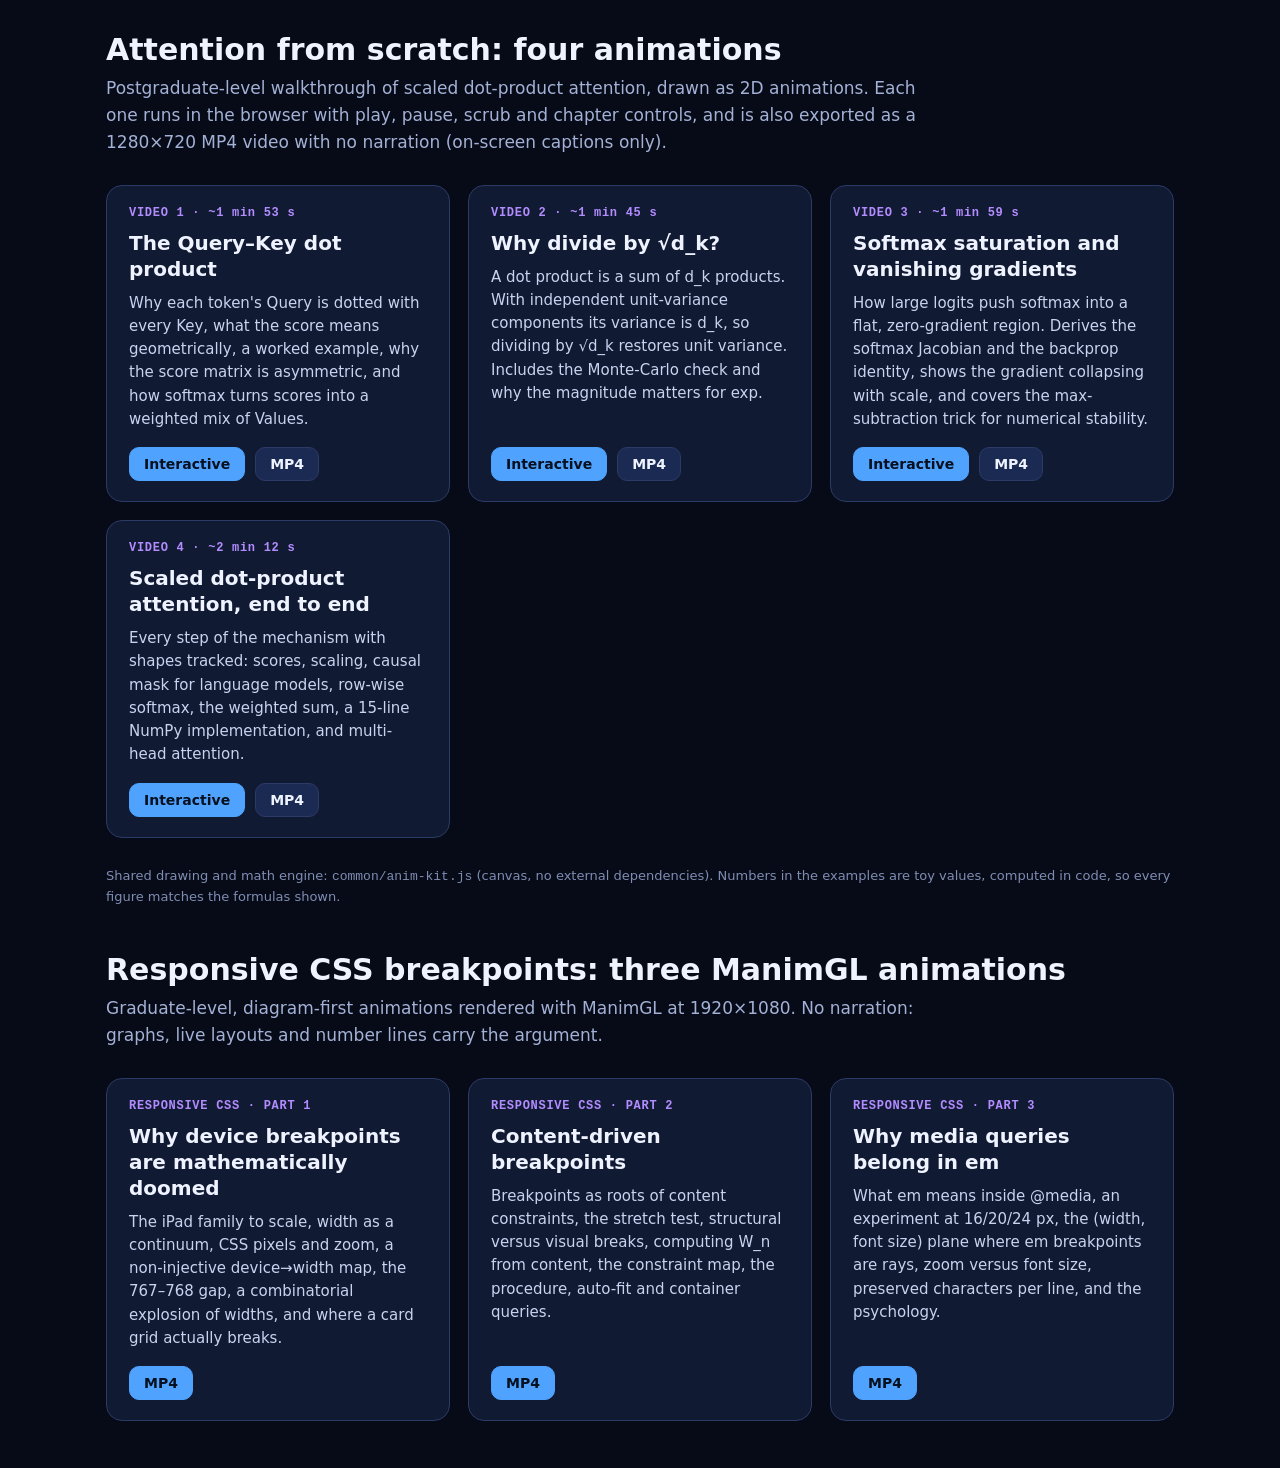
<file: index.html>
<!doctype html>
<html lang="en">
<head>
<meta charset="utf-8">
<meta name="viewport" content="width=device-width, initial-scale=1">
<title>Attention from Scratch · Four Animations</title>
<style>
  :root { color-scheme: dark; }
  * { box-sizing: border-box; }
  body { margin: 0; background: #070b17; color: #eef3ff; font-family: Inter, "Segoe UI", system-ui, -apple-system, Helvetica, Arial, sans-serif; }
  .wrap { max-width: 1100px; margin: 0 auto; padding: 32px 16px 48px; }
  h1 { font-size: 30px; margin: 0 0 8px; }
  p.lead { color: #a3b1d6; font-size: 17px; line-height: 1.6; margin: 0 0 28px; max-width: 820px; }
  .grid { display: grid; grid-template-columns: repeat(auto-fit, minmax(300px, 1fr)); gap: 18px; }
  .card { background: #111a33; border: 1px solid #2b3b66; border-radius: 16px; padding: 20px 22px; display: flex; flex-direction: column; gap: 10px; }
  .tag { font: 700 12px ui-monospace, Menlo, Consolas, monospace; color: #b38cff; letter-spacing: .06em; }
  .card h2 { font-size: 20px; margin: 0; line-height: 1.3; }
  .card p { margin: 0; color: #c9d3ef; font-size: 15px; line-height: 1.55; flex: 1; }
  .links { display: flex; gap: 10px; flex-wrap: wrap; margin-top: 6px; }
  .links a { text-decoration: none; font-weight: 600; font-size: 14px; padding: 8px 14px; border-radius: 10px; border: 1px solid #2b3b66; color: #eef3ff; background: #1b2a52; }
  .links a.primary { background: #4fa3ff; color: #06101f; border-color: #4fa3ff; }
  .links a:hover { filter: brightness(1.12); }
  .meta { color: #7f8db3; font-size: 13px; margin-top: 28px; line-height: 1.6; }
</style>
</head>
<body>
<div class="wrap">
  <h1>Attention from scratch: four animations</h1>
  <p class="lead">Postgraduate-level walkthrough of scaled dot-product attention, drawn as 2D animations. Each one runs in the browser with play, pause, scrub and chapter controls, and is also exported as a 1280×720 MP4 video with no narration (on-screen captions only).</p>
  <div class="grid">
    <div class="card">
      <span class="tag">VIDEO 1 · ~1 min 53 s</span>
      <h2>The Query–Key dot product</h2>
      <p>Why each token's Query is dotted with every Key, what the score means geometrically, a worked example, why the score matrix is asymmetric, and how softmax turns scores into a weighted mix of Values.</p>
      <div class="links"><a class="primary" href="videos/01-query-key-dot-product.html">Interactive</a><a href="exports/01-query-key-dot-product.mp4">MP4</a></div>
    </div>
    <div class="card">
      <span class="tag">VIDEO 2 · ~1 min 45 s</span>
      <h2>Why divide by √d_k?</h2>
      <p>A dot product is a sum of d_k products. With independent unit-variance components its variance is d_k, so dividing by √d_k restores unit variance. Includes the Monte-Carlo check and why the magnitude matters for exp.</p>
      <div class="links"><a class="primary" href="videos/02-scaling-sqrt-dk.html">Interactive</a><a href="exports/02-scaling-sqrt-dk.mp4">MP4</a></div>
    </div>
    <div class="card">
      <span class="tag">VIDEO 3 · ~1 min 59 s</span>
      <h2>Softmax saturation and vanishing gradients</h2>
      <p>How large logits push softmax into a flat, zero-gradient region. Derives the softmax Jacobian and the backprop identity, shows the gradient collapsing with scale, and covers the max-subtraction trick for numerical stability.</p>
      <div class="links"><a class="primary" href="videos/03-softmax-saturation.html">Interactive</a><a href="exports/03-softmax-saturation.mp4">MP4</a></div>
    </div>
    <div class="card">
      <span class="tag">VIDEO 4 · ~2 min 12 s</span>
      <h2>Scaled dot-product attention, end to end</h2>
      <p>Every step of the mechanism with shapes tracked: scores, scaling, causal mask for language models, row-wise softmax, the weighted sum, a 15-line NumPy implementation, and multi-head attention.</p>
      <div class="links"><a class="primary" href="videos/04-scaled-dot-product-attention.html">Interactive</a><a href="exports/04-scaled-dot-product-attention.mp4">MP4</a></div>
    </div>
  </div>
  <p class="meta">Shared drawing and math engine: <code>common/anim-kit.js</code> (canvas, no external dependencies). Numbers in the examples are toy values, computed in code, so every figure matches the formulas shown.</p>
  <h1 style="margin-top:44px">Responsive CSS breakpoints: three ManimGL animations</h1>
  <p class="lead">Graduate-level, diagram-first animations rendered with ManimGL at 1920×1080. No narration: graphs, live layouts and number lines carry the argument.</p>
  <div class="grid">
    <div class="card">
      <span class="tag">RESPONSIVE CSS · PART 1</span>
      <h2>Why device breakpoints are mathematically doomed</h2>
      <p>The iPad family to scale, width as a continuum, CSS pixels and zoom, a non-injective device→width map, the 767–768 gap, a combinatorial explosion of widths, and where a card grid actually breaks.</p>
      <div class="links"><a class="primary" href="responsive-css/exports/01-device-breakpoints-are-doomed.mp4">MP4</a></div>
    </div>
    <div class="card">
      <span class="tag">RESPONSIVE CSS · PART 2</span>
      <h2>Content-driven breakpoints</h2>
      <p>Breakpoints as roots of content constraints, the stretch test, structural versus visual breaks, computing W_n from content, the constraint map, the procedure, auto-fit and container queries.</p>
      <div class="links"><a class="primary" href="responsive-css/exports/02-content-driven-breakpoints.mp4">MP4</a></div>
    </div>
    <div class="card">
      <span class="tag">RESPONSIVE CSS · PART 3</span>
      <h2>Why media queries belong in em</h2>
      <p>What em means inside @media, an experiment at 16/20/24 px, the (width, font size) plane where em breakpoints are rays, zoom versus font size, preserved characters per line, and the psychology.</p>
      <div class="links"><a class="primary" href="responsive-css/exports/03-em-media-queries.mp4">MP4</a></div>
    </div>
  </div>
</div>
</body>
</html>
</file>
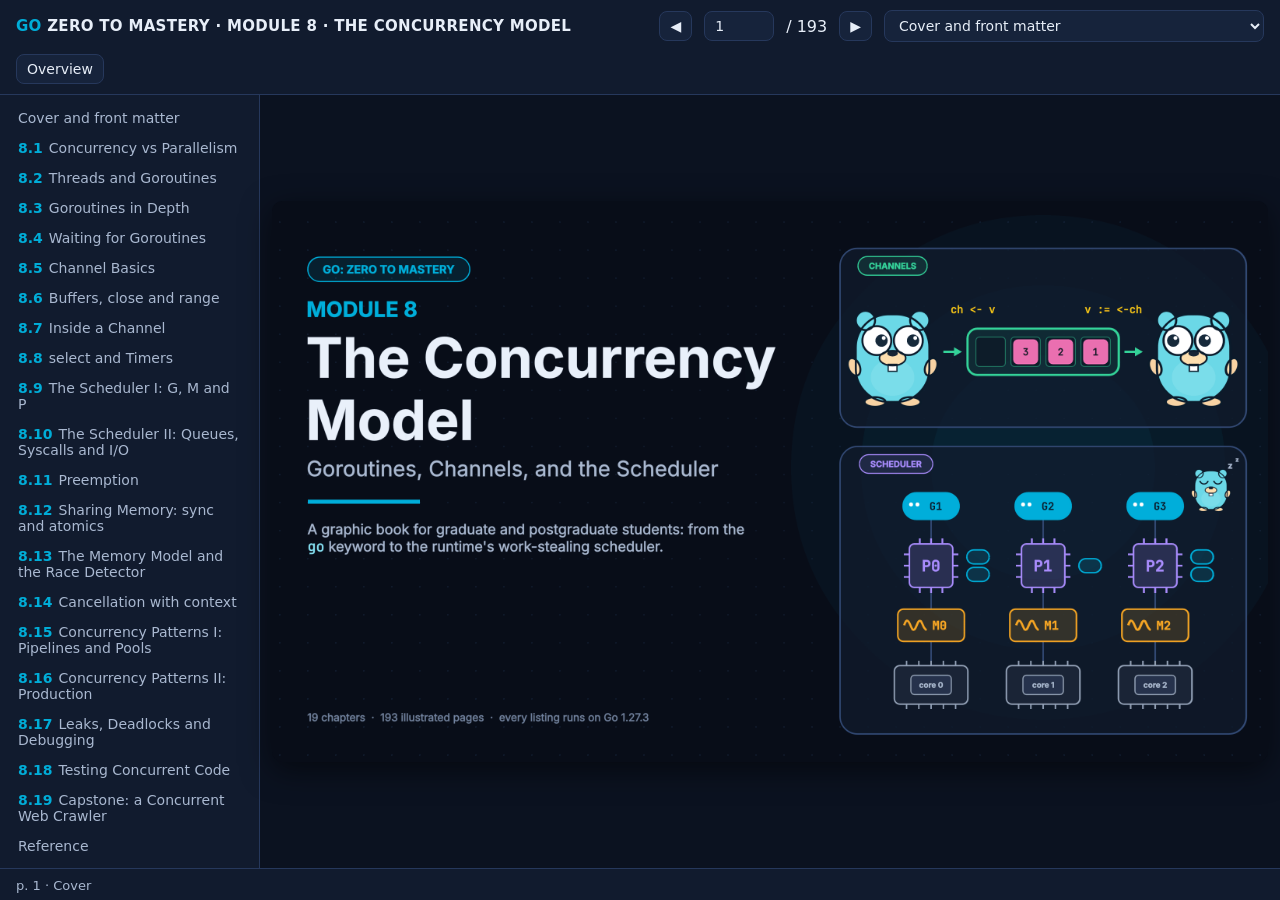
<file: go-zero-to-mastery/module-08-concurrency/index.html>
<!doctype html>
<html lang="en">
<head>
<meta charset="utf-8">
<meta name="viewport" content="width=device-width, initial-scale=1">
<title>Go Concurrency: Module 8</title>
<style>
  :root {
    --bg: #0B1220; --panel: #111B2E; --panel2: #16233B; --stroke: #26385C;
    --text: #E7EEF8; --text2: #A9B8D0; --muted: #6F819F; --go: #00ADD8;
  }
  * { box-sizing: border-box; }
  html, body { margin: 0; height: 100%; background: var(--bg); color: var(--text);
    font-family: Inter, system-ui, -apple-system, "Segoe UI", sans-serif; }
  body { display: flex; flex-direction: column; }
  header { display: flex; align-items: center; gap: 12px; padding: 10px 16px;
    border-bottom: 1px solid var(--stroke); background: var(--panel); flex-wrap: wrap; }
  header h1 { font-size: 15px; margin: 0; font-weight: 700; letter-spacing: .02em; }
  header h1 span { color: var(--go); }
  .spacer { flex: 1; }
  button, select, input { background: var(--panel2); color: var(--text); border: 1px solid var(--stroke);
    border-radius: 8px; padding: 6px 10px; font: inherit; font-size: 14px; }
  button { cursor: pointer; }
  button:hover { border-color: var(--go); }
  input[type=number] { width: 70px; }
  main { flex: 1; display: flex; min-height: 0; }
  nav { width: 260px; overflow-y: auto; border-right: 1px solid var(--stroke); padding: 8px; background: var(--panel); }
  nav a { display: block; padding: 7px 10px; border-radius: 8px; color: var(--text2); text-decoration: none; font-size: 14px; }
  nav a b { color: var(--go); margin-right: 6px; }
  nav a:hover, nav a.on { background: var(--panel2); color: var(--text); }
  #stage { flex: 1; display: flex; align-items: center; justify-content: center; padding: 12px; min-width: 0; }
  #stage img { max-width: 100%; max-height: 100%; border-radius: 10px; box-shadow: 0 8px 30px rgba(0,0,0,.5); background: var(--panel); }
  #grid { display: none; flex: 1; overflow-y: auto; padding: 16px;
    grid-template-columns: repeat(auto-fill, minmax(220px, 1fr)); gap: 14px; align-content: start; }
  #grid figure { margin: 0; cursor: pointer; }
  #grid img { width: 100%; border-radius: 6px; border: 1px solid var(--stroke); display: block; }
  #grid figcaption { font-size: 12px; color: var(--muted); padding-top: 4px; }
  body.grid #grid { display: grid; }
  body.grid #stage { display: none; }
  #title { color: var(--text2); font-size: 13px; }
  @media (max-width: 760px) {
    nav { display: none; }
    header { gap: 8px; }
  }
</style>
</head>
<body>
<header>
  <h1><span>GO</span> ZERO TO MASTERY · MODULE 8 · THE CONCURRENCY MODEL</h1>
  <div class="spacer"></div>
  <button id="prev" title="Previous (←)">◀</button>
  <input id="num" type="number" min="1" aria-label="Page number">
  <span id="count"></span>
  <button id="next" title="Next (→)">▶</button>
  <select id="chap" aria-label="Chapter"></select>
  <button id="mode" title="Toggle overview (g)">Overview</button>
</header>
<main>
  <nav id="toc"></nav>
  <div id="stage"><img id="page" alt=""></div>
  <div id="grid"></div>
</main>
<div style="padding:6px 16px;border-top:1px solid var(--stroke);background:var(--panel)"><span id="title"></span></div>
<script>
const PAGES = [{"src": "pages/001-Cover.png", "n": 1, "title": "Cover"}, {"src": "pages/002-HowToRead.png", "n": 2, "title": "How to read this book"}, {"src": "pages/003-Roadmap.png", "n": 3, "title": "The module at a glance"}, {"src": "pages/004-Outcomes.png", "n": 4, "title": "What you will be able to do"}, {"src": "pages/005-C1Opener.png", "n": 5, "title": "Concurrency vs Parallelism"}, {"src": "pages/006-C1Definitions.png", "n": 6, "title": "Two different ideas"}, {"src": "pages/007-C1Quadrant.png", "n": 7, "title": "The 2 \u00d7 2 of concurrency and parallelism"}, {"src": "pages/008-C1IOBound.png", "n": 8, "title": "I/O-bound work: concurrency hides waiting"}, {"src": "pages/009-C1CPUBound.png", "n": 9, "title": "CPU-bound work: only parallelism helps"}, {"src": "pages/010-C1Amdahl.png", "n": 10, "title": "Amdahl's law: the serial part sets the ceiling"}, {"src": "pages/011-C1Models.png", "n": 11, "title": "Four ways to structure a concurrent program"}, {"src": "pages/012-C1CSP.png", "n": 12, "title": "Go's choice: Communicating Sequential Processes"}, {"src": "pages/013-C1Toolkit.png", "n": 13, "title": "The toolkit you will master in this module"}, {"src": "pages/014-C1Recap.png", "n": 14, "title": "Recap and check yourself"}, {"src": "pages/015-C2Opener.png", "n": 15, "title": "Threads and Goroutines"}, {"src": "pages/016-C2Process.png", "n": 16, "title": "Inside a process"}, {"src": "pages/017-C2ThreadCost.png", "n": 17, "title": "What an OS thread really costs"}, {"src": "pages/018-C2GoroutineCost.png", "n": 18, "title": "What a goroutine costs (measured)"}, {"src": "pages/019-C2Models.png", "n": 19, "title": "Three ways to map tasks onto OS threads"}, {"src": "pages/020-C2Anatomy.png", "n": 20, "title": "What a goroutine is made of"}, {"src": "pages/021-C2Switch.png", "n": 21, "title": "Why a goroutine switch is cheap"}, {"src": "pages/022-C2Scale.png", "n": 22, "title": "Putting it together: cost per unit of concurrency"}, {"src": "pages/023-C2Recap.png", "n": 23, "title": "Recap and check yourself"}, {"src": "pages/024-C3Opener.png", "n": 24, "title": "Goroutines in Depth"}, {"src": "pages/025-C3GoStatement.png", "n": 25, "title": "The go statement"}, {"src": "pages/026-C3MainExits.png", "n": 26, "title": "When main returns, every goroutine dies"}, {"src": "pages/027-C3LoopVar.png", "n": 27, "title": "Closures and the loop variable: Go 1.22 changed the rules"}, {"src": "pages/028-C3LoopVarFix.png", "n": 28, "title": "Loop variables: rules you can rely on"}, {"src": "pages/029-C3Lifecycle.png", "n": 29, "title": "The life of a goroutine: the runtime's state machine"}, {"src": "pages/030-C3Stacks.png", "n": 30, "title": "Growable stacks: start small, double, copy"}, {"src": "pages/031-C3NoIdentity.png", "n": 31, "title": "No name, no handle, no kill switch"}, {"src": "pages/032-C3Panics.png", "n": 32, "title": "A panic in any goroutine kills the whole program"}, {"src": "pages/033-C3Recap.png", "n": 33, "title": "Recap and check yourself"}, {"src": "pages/034-C4Opener.png", "n": 34, "title": "Waiting for Goroutines"}, {"src": "pages/035-C4WaitGroup.png", "n": 35, "title": "sync.WaitGroup: a counter you can wait on"}, {"src": "pages/036-C4WgGo.png", "n": 36, "title": "Go 1.25: wg.Go does the bookkeeping"}, {"src": "pages/037-C4Pitfalls.png", "n": 37, "title": "Four ways to misuse a WaitGroup, and what you see"}, {"src": "pages/038-C4Results.png", "n": 38, "title": "Collecting results: three safe shapes"}, {"src": "pages/039-C4Errgroup.png", "n": 39, "title": "errgroup: wait, fail fast, cancel the rest"}, {"src": "pages/040-C4Choose.png", "n": 40, "title": "Which waiting tool do I need?"}, {"src": "pages/041-C4Recap.png", "n": 41, "title": "Recap and check yourself"}, {"src": "pages/042-C5Opener.png", "n": 42, "title": "Channel Basics"}, {"src": "pages/043-C5Syntax.png", "n": 43, "title": "Making, sending and receiving"}, {"src": "pages/044-C5Rendezvous.png", "n": 44, "title": "An unbuffered channel is a rendezvous"}, {"src": "pages/045-C5PingPong.png", "n": 45, "title": "Ping-pong: two goroutines, one channel"}, {"src": "pages/046-C5Deadlock.png", "n": 46, "title": "fatal error: all goroutines are asleep - deadlock!"}, {"src": "pages/047-C5Directions.png", "n": 47, "title": "Channel directions: chan<- and <-chan"}, {"src": "pages/048-C5Values.png", "n": 48, "title": "Channels are values: a channel of replies"}, {"src": "pages/049-C5Signals.png", "n": 49, "title": "Signals: chan struct{} and the close broadcast"}, {"src": "pages/050-C5Recap.png", "n": 50, "title": "Recap and check yourself"}, {"src": "pages/051-C6Opener.png", "n": 51, "title": "Buffers, close and range"}, {"src": "pages/052-C6Buffered.png", "n": 52, "title": "Buffered channels: a queue with a capacity"}, {"src": "pages/053-C6Sizing.png", "n": 53, "title": "Unbuffered, size 1 or size N?"}, {"src": "pages/054-C6Close.png", "n": 54, "title": "close: no more values are coming"}, {"src": "pages/055-C6Axioms.png", "n": 55, "title": "The channel axioms, verified by experiment"}, {"src": "pages/056-C6Panics.png", "n": 56, "title": "Why closing can panic"}, {"src": "pages/057-C6WhoCloses.png", "n": 57, "title": "Who closes the channel?"}, {"src": "pages/058-C6Recap.png", "n": 58, "title": "Recap and check yourself"}, {"src": "pages/059-C7Opener.png", "n": 59, "title": "Inside a Channel"}, {"src": "pages/060-C7Hchan.png", "n": 60, "title": "runtime.hchan, field by field"}, {"src": "pages/061-C7Ring.png", "n": 61, "title": "The ring buffer, observed live"}, {"src": "pages/062-C7Send.png", "n": 62, "title": "chansend: four cases, in order"}, {"src": "pages/063-C7Recv.png", "n": 63, "title": "chanrecv: the mirror image, with one twist"}, {"src": "pages/064-C7Sudog.png", "n": 64, "title": "Parking: sudog, gopark and goready"}, {"src": "pages/065-C7Story.png", "n": 65, "title": "Storyboard: a fast producer meets a slow consumer"}, {"src": "pages/066-C7Close.png", "n": 66, "title": "closechan: wake everybody, then step back"}, {"src": "pages/067-C7Recap.png", "n": 67, "title": "Recap and check yourself"}, {"src": "pages/068-C8Opener.png", "n": 68, "title": "select and Timers"}, {"src": "pages/069-C8Rules.png", "n": 69, "title": "select: proceed with the first ready operation"}, {"src": "pages/070-C8Timeout.png", "n": 70, "title": "Timeouts: race the work against a timer"}, {"src": "pages/071-C8NonBlocking.png", "n": 71, "title": "Non-blocking operations: select with default"}, {"src": "pages/072-C8NilTrick.png", "n": 72, "title": "Switching cases off with nil channels"}, {"src": "pages/073-C8Fairness.png", "n": 73, "title": "Is select fair? We measured it"}, {"src": "pages/074-C8Selectgo.png", "n": 74, "title": "Under the hood: selectgo in three passes"}, {"src": "pages/075-C8Timers.png", "n": 75, "title": "Timers and tickers"}, {"src": "pages/076-C8ForSelect.png", "n": 76, "title": "The for-select loop: a goroutine's main loop"}, {"src": "pages/077-C8Recap.png", "n": 77, "title": "Recap and check yourself"}, {"src": "pages/078-C9Opener.png", "n": 78, "title": "The Scheduler I: G, M and P"}, {"src": "pages/079-C9Why.png", "n": 79, "title": "Why Go schedules goroutines itself"}, {"src": "pages/080-C9GMP.png", "n": 80, "title": "Meet G, M and P"}, {"src": "pages/081-C9BigPicture.png", "n": 81, "title": "The big picture"}, {"src": "pages/082-C9Gomaxprocs.png", "n": 82, "title": "GOMAXPROCS: how many Ps"}, {"src": "pages/083-C9Schedule.png", "n": 83, "title": "One turn of the scheduler: schedule() and findRunnable()"}, {"src": "pages/084-C9Recap.png", "n": 84, "title": "Recap and check yourself"}, {"src": "pages/085-C10Opener.png", "n": 85, "title": "The Scheduler II: Queues, Syscalls and I/O"}, {"src": "pages/086-C10Runq.png", "n": 86, "title": "Where a new goroutine goes"}, {"src": "pages/087-C10Steal.png", "n": 87, "title": "Work stealing: idle Ps take half"}, {"src": "pages/088-C10Syscalls.png", "n": 88, "title": "Blocking system calls: hand the P to someone else"}, {"src": "pages/089-C10Netpoll.png", "n": 89, "title": "The netpoller: thousands of connections, few threads"}, {"src": "pages/090-C10Sysmon.png", "n": 90, "title": "sysmon: the runtime's watchdog"}, {"src": "pages/091-C10Schedtrace.png", "n": 91, "title": "Watching the scheduler: GODEBUG=schedtrace"}, {"src": "pages/092-C10Recap.png", "n": 92, "title": "Recap and check yourself"}, {"src": "pages/093-C11Opener.png", "n": 93, "title": "Preemption"}, {"src": "pages/094-C11Yield.png", "n": 94, "title": "When does a goroutine give up its P?"}, {"src": "pages/095-C11Cooperative.png", "n": 95, "title": "Cooperative preemption: hijacking the stack check"}, {"src": "pages/096-C11Async.png", "n": 96, "title": "Asynchronous preemption (Go 1.14+): a signal"}, {"src": "pages/097-C11Demo.png", "n": 97, "title": "See it for yourself: one P, one tight loop"}, {"src": "pages/098-C11Tools.png", "n": 98, "title": "Gosched, LockOSThread and latency"}, {"src": "pages/099-C11Recap.png", "n": 99, "title": "Recap and check yourself"}, {"src": "pages/100-C12Opener.png", "n": 100, "title": "Sharing Memory: sync and atomics"}, {"src": "pages/101-C12Race.png", "n": 101, "title": "counter++ is three steps, not one"}, {"src": "pages/102-C12Mutex.png", "n": 102, "title": "sync.Mutex: one goroutine at a time"}, {"src": "pages/103-C12MutexRules.png", "n": 103, "title": "Mutex rules that prevent real bugs"}, {"src": "pages/104-C12MutexHood.png", "n": 104, "title": "Inside sync.Mutex: one word of state, a smart slow path"}, {"src": "pages/105-C12RWMutex.png", "n": 105, "title": "sync.RWMutex: many readers or one writer"}, {"src": "pages/106-C12Once.png", "n": 106, "title": "sync.Once and OnceValue: initialise exactly once"}, {"src": "pages/107-C12Cond.png", "n": 107, "title": "sync.Cond: wait until a condition becomes true"}, {"src": "pages/108-C12Atomic.png", "n": 108, "title": "sync/atomic: indivisible operations on one word"}, {"src": "pages/109-C12CAS.png", "n": 109, "title": "Compare-and-swap loops and atomic.Pointer"}, {"src": "pages/110-C12Bench.png", "n": 110, "title": "What does each tool cost? Measured"}, {"src": "pages/111-C12Pool.png", "n": 111, "title": "sync.Pool: recycle temporary objects"}, {"src": "pages/112-C12Map.png", "n": 112, "title": "sync.Map: a concurrent map for two special cases"}, {"src": "pages/113-C12Choose.png", "n": 113, "title": "Choosing: channel, mutex, atomic or something else?"}, {"src": "pages/114-C12Recap.png", "n": 114, "title": "Recap and check yourself"}, {"src": "pages/115-C13Opener.png", "n": 115, "title": "The Memory Model and the Race Detector"}, {"src": "pages/116-C13Reorder.png", "n": 116, "title": "Memory is not one shared whiteboard"}, {"src": "pages/117-C13Litmus.png", "n": 117, "title": "Measured: an outcome no interleaving can explain"}, {"src": "pages/118-C13HB.png", "n": 118, "title": "Happens before: the only order you can rely on"}, {"src": "pages/119-C13SyncChan.png", "n": 119, "title": "Synchronizing edges (1): goroutines and channels"}, {"src": "pages/120-C13SyncMore.png", "n": 120, "title": "Synchronizing edges (2): locks, Once, atomics and friends"}, {"src": "pages/121-C13Race.png", "n": 121, "title": "What a data race is, and what Go still promises"}, {"src": "pages/122-C13Torn.png", "n": 122, "title": "Measured: torn reads of a slice header"}, {"src": "pages/123-C13BusyWait.png", "n": 123, "title": "Broken idiom 1: spinning on a plain flag"}, {"src": "pages/124-C13DCL.png", "n": 124, "title": "Broken idiom 2: double-checked locking"}, {"src": "pages/125-C13Detector.png", "n": 125, "title": "The race detector: -race"}, {"src": "pages/126-C13Report.png", "n": 126, "title": "Reading a race report"}, {"src": "pages/127-C13Habits.png", "n": 127, "title": "Race-free by habit: common races and their fixes"}, {"src": "pages/128-C13Recap.png", "n": 128, "title": "Recap and check yourself"}, {"src": "pages/129-C14Opener.png", "n": 129, "title": "Cancellation with context"}, {"src": "pages/130-C14Why.png", "n": 130, "title": "The problem: work that outlives its purpose"}, {"src": "pages/131-C14Timeout.png", "n": 131, "title": "WithTimeout: a time budget for everything below"}, {"src": "pages/132-C14Tree.png", "n": 132, "title": "The context tree: cancellation flows down"}, {"src": "pages/133-C14Inside.png", "n": 133, "title": "Inside package context: three small structs"}, {"src": "pages/134-C14Listen.png", "n": 134, "title": "Making code cancellable: three shapes"}, {"src": "pages/135-C14Cause.png", "n": 135, "title": "Saying why: WithCancelCause and Cause"}, {"src": "pages/136-C14AfterFunc.png", "n": 136, "title": "AfterFunc and WithoutCancel (Go 1.21)"}, {"src": "pages/137-C14Values.png", "n": 137, "title": "Context values: request-scoped data only"}, {"src": "pages/138-C14Rules.png", "n": 138, "title": "Rules of the road, and where context already lives"}, {"src": "pages/139-C14Recap.png", "n": 139, "title": "Recap and check yourself"}, {"src": "pages/140-C15Opener.png", "n": 140, "title": "Concurrency Patterns I: Pipelines and Pools"}, {"src": "pages/141-C15Generator.png", "n": 141, "title": "Generator: a goroutine that produces a stream"}, {"src": "pages/142-C15Iter.png", "n": 142, "title": "Generator or iterator? Measure first"}, {"src": "pages/143-C15Pipeline.png", "n": 143, "title": "Pipeline: stages connected by channels"}, {"src": "pages/144-C15FanInOut.png", "n": 144, "title": "Fan-out and fan-in"}, {"src": "pages/145-C15WorkerPool.png", "n": 145, "title": "Worker pool: a fixed team pulls from a queue"}, {"src": "pages/146-C15Semaphore.png", "n": 146, "title": "Semaphore: at most N at a time"}, {"src": "pages/147-C15Ordered.png", "n": 147, "title": "Results in order, computed in any order"}, {"src": "pages/148-C15Choose.png", "n": 148, "title": "Patterns at a glance"}, {"src": "pages/149-C15Recap.png", "n": 149, "title": "Recap and check yourself"}, {"src": "pages/150-C16Opener.png", "n": 150, "title": "Concurrency Patterns II: Production"}, {"src": "pages/151-C16RateLimit.png", "n": 151, "title": "Rate limiting with a token bucket"}, {"src": "pages/152-C16PubSub.png", "n": 152, "title": "Publish/subscribe: one sender, many receivers"}, {"src": "pages/153-C16Shutdown.png", "n": 153, "title": "Graceful shutdown: stop taking work, finish what's in hand"}, {"src": "pages/154-C16Retry.png", "n": 154, "title": "Retries: exponential backoff with jitter"}, {"src": "pages/155-C16Singleflight.png", "n": 155, "title": "singleflight: one call for many identical requests"}, {"src": "pages/156-C16Errgroup.png", "n": 156, "title": "errgroup with a limit: bounded, cancellable fan-out"}, {"src": "pages/157-C16Recap.png", "n": 157, "title": "Recap and check yourself"}, {"src": "pages/158-C17Opener.png", "n": 158, "title": "Leaks, Deadlocks and Debugging"}, {"src": "pages/159-C17Leak.png", "n": 159, "title": "A goroutine leak in 20 lines"}, {"src": "pages/160-C17Causes.png", "n": 160, "title": "Five ways goroutines leak"}, {"src": "pages/161-C17LeakProfile.png", "n": 161, "title": "Finding leaks: the goroutineleak profile"}, {"src": "pages/162-C17Deadlock.png", "n": 162, "title": "Deadlocks: a cycle of waiting"}, {"src": "pages/163-C17Dump.png", "n": 163, "title": "Reading a goroutine dump"}, {"src": "pages/164-C17Profiles.png", "n": 164, "title": "Profiles and traces for concurrent programs"}, {"src": "pages/165-C17Guide.png", "n": 165, "title": "Field guide: symptom \u2192 cause \u2192 fix"}, {"src": "pages/166-C17Recap.png", "n": 166, "title": "Recap and check yourself"}, {"src": "pages/167-C18Opener.png", "n": 167, "title": "Testing Concurrent Code"}, {"src": "pages/168-C18Problem.png", "n": 168, "title": "Why concurrent tests flake"}, {"src": "pages/169-C18Synctest.png", "n": 169, "title": "testing/synctest: a bubble with a fake clock"}, {"src": "pages/170-C18Wait.png", "n": 170, "title": "synctest.Wait: assert when everything has settled"}, {"src": "pages/171-C18BubbleLeak.png", "n": 171, "title": "The bubble catches leaks and deadlocks"}, {"src": "pages/172-C18Race.png", "n": 172, "title": "Run tests with -race, many times, on many Ps"}, {"src": "pages/173-C18Design.png", "n": 173, "title": "Designing concurrent code to be testable"}, {"src": "pages/174-C18Recap.png", "n": 174, "title": "Recap and check yourself"}, {"src": "pages/175-C19Opener.png", "n": 175, "title": "Capstone: a Concurrent Web Crawler"}, {"src": "pages/176-C19Design.png", "n": 176, "title": "The design: one owner, many workers"}, {"src": "pages/177-C19Fetch.png", "n": 177, "title": "The fake web and the fetcher"}, {"src": "pages/178-C19Workers.png", "n": 178, "title": "The worker pool: rate-limited, cancellable"}, {"src": "pages/179-C19Coordinator.png", "n": 179, "title": "The coordinator: a select that switches cases on and off"}, {"src": "pages/180-C19Run.png", "n": 180, "title": "Running it: with a budget, and with a tight deadline"}, {"src": "pages/181-C19Test.png", "n": 181, "title": "Proving it: a race-free, leak-free test in fake time"}, {"src": "pages/182-C19Review.png", "n": 182, "title": "A review checklist for any concurrent Go code"}, {"src": "pages/183-C19Exercises.png", "n": 183, "title": "Extend the crawler: exercises"}, {"src": "pages/184-C19Recap.png", "n": 184, "title": "Recap: the whole module in one program"}, {"src": "pages/185-RefOpener.png", "n": 185, "title": "RefOpener"}, {"src": "pages/186-CheatChannels.png", "n": 186, "title": "Cheat sheet: goroutines, channels and select"}, {"src": "pages/187-CheatSync.png", "n": 187, "title": "Cheat sheet: sync, atomic and context"}, {"src": "pages/188-CheatRuntime.png", "n": 188, "title": "Cheat sheet: the runtime at a glance"}, {"src": "pages/189-Glossary.png", "n": 189, "title": "Glossary (A to H)"}, {"src": "pages/190-Glossary2.png", "n": 190, "title": "Glossary (M to W)"}, {"src": "pages/191-Exercises.png", "n": 191, "title": "Exercises by chapter"}, {"src": "pages/192-References.png", "n": 192, "title": "References and further reading"}, {"src": "pages/193-Colophon.png", "n": 193, "title": "How this book was made"}];
const CHAPTERS = [{"num": "8.1", "page": 5, "name": "Concurrency vs Parallelism"}, {"num": "8.2", "page": 15, "name": "Threads and Goroutines"}, {"num": "8.3", "page": 24, "name": "Goroutines in Depth"}, {"num": "8.4", "page": 34, "name": "Waiting for Goroutines"}, {"num": "8.5", "page": 42, "name": "Channel Basics"}, {"num": "8.6", "page": 51, "name": "Buffers, close and range"}, {"num": "8.7", "page": 59, "name": "Inside a Channel"}, {"num": "8.8", "page": 68, "name": "select and Timers"}, {"num": "8.9", "page": 78, "name": "The Scheduler I: G, M and P"}, {"num": "8.10", "page": 85, "name": "The Scheduler II: Queues, Syscalls and I/O"}, {"num": "8.11", "page": 93, "name": "Preemption"}, {"num": "8.12", "page": 100, "name": "Sharing Memory: sync and atomics"}, {"num": "8.13", "page": 115, "name": "The Memory Model and the Race Detector"}, {"num": "8.14", "page": 129, "name": "Cancellation with context"}, {"num": "8.15", "page": 140, "name": "Concurrency Patterns I: Pipelines and Pools"}, {"num": "8.16", "page": 150, "name": "Concurrency Patterns II: Production"}, {"num": "8.17", "page": 158, "name": "Leaks, Deadlocks and Debugging"}, {"num": "8.18", "page": 167, "name": "Testing Concurrent Code"}, {"num": "8.19", "page": 175, "name": "Capstone: a Concurrent Web Crawler"}, {"num": "", "page": 185, "name": "Reference"}];
let i = 0;
const $ = id => document.getElementById(id);

function chapterOf(n) {
  let c = null;
  for (const ch of CHAPTERS) if (ch.page <= n) c = ch;
  return c;
}
function show(k) {
  i = Math.max(0, Math.min(PAGES.length - 1, k));
  const p = PAGES[i];
  $("page").src = p.src;
  $("page").alt = p.title;
  $("num").value = i + 1;
  $("title").textContent = `p. ${i + 1} · ${p.title}`;
  const c = chapterOf(i + 1);
  document.querySelectorAll("nav a").forEach(a => a.classList.toggle("on", c && a.dataset.page == c.page));
  if (c) $("chap").value = c.page;
  try { history.replaceState(null, "", "#" + (i + 1)); } catch (e) {}
  if (i + 1 < PAGES.length) { const pre = new Image(); pre.src = PAGES[i + 1].src; }
}
function init() {
  $("count").textContent = "/ " + PAGES.length;
  $("num").max = PAGES.length;
  const front = {num: "", page: 1, name: "Cover and front matter"};
  for (const c of [front, ...CHAPTERS]) {
    const a = document.createElement("a");
    a.href = "#" + c.page;
    a.dataset.page = c.page;
    a.innerHTML = (c.num ? `<b>${c.num}</b>` : "") + c.name;
    a.onclick = e => { e.preventDefault(); document.body.classList.remove("grid"); show(c.page - 1); };
    $("toc").appendChild(a);
    const o = document.createElement("option");
    o.value = c.page; o.textContent = (c.num ? c.num + "  " : "") + c.name;
    $("chap").appendChild(o);
  }
  PAGES.forEach((p, k) => {
    const f = document.createElement("figure");
    f.innerHTML = `<img loading="lazy" src="${p.src}" alt=""><figcaption>${k + 1} · ${p.title}</figcaption>`;
    f.onclick = () => { document.body.classList.remove("grid"); show(k); };
    $("grid").appendChild(f);
  });
  $("prev").onclick = () => show(i - 1);
  $("next").onclick = () => show(i + 1);
  $("num").onchange = () => show(parseInt($("num").value, 10) - 1);
  $("chap").onchange = () => show(parseInt($("chap").value, 10) - 1);
  $("mode").onclick = () => document.body.classList.toggle("grid");
  $("page").onclick = e => { const r = e.target.getBoundingClientRect(); show(e.clientX - r.left < r.width / 3 ? i - 1 : i + 1); };
  document.addEventListener("keydown", e => {
    if (e.target.tagName === "INPUT") return;
    if (e.key === "ArrowRight" || e.key === "PageDown" || e.key === " ") { e.preventDefault(); show(i + 1); }
    if (e.key === "ArrowLeft" || e.key === "PageUp") { e.preventDefault(); show(i - 1); }
    if (e.key === "Home") show(0);
    if (e.key === "End") show(PAGES.length - 1);
    if (e.key === "g") document.body.classList.toggle("grid");
  });
  const h = parseInt(location.hash.slice(1), 10);
  show(isNaN(h) ? 0 : h - 1);
}
init();
</script>
</body>
</html>
</file>
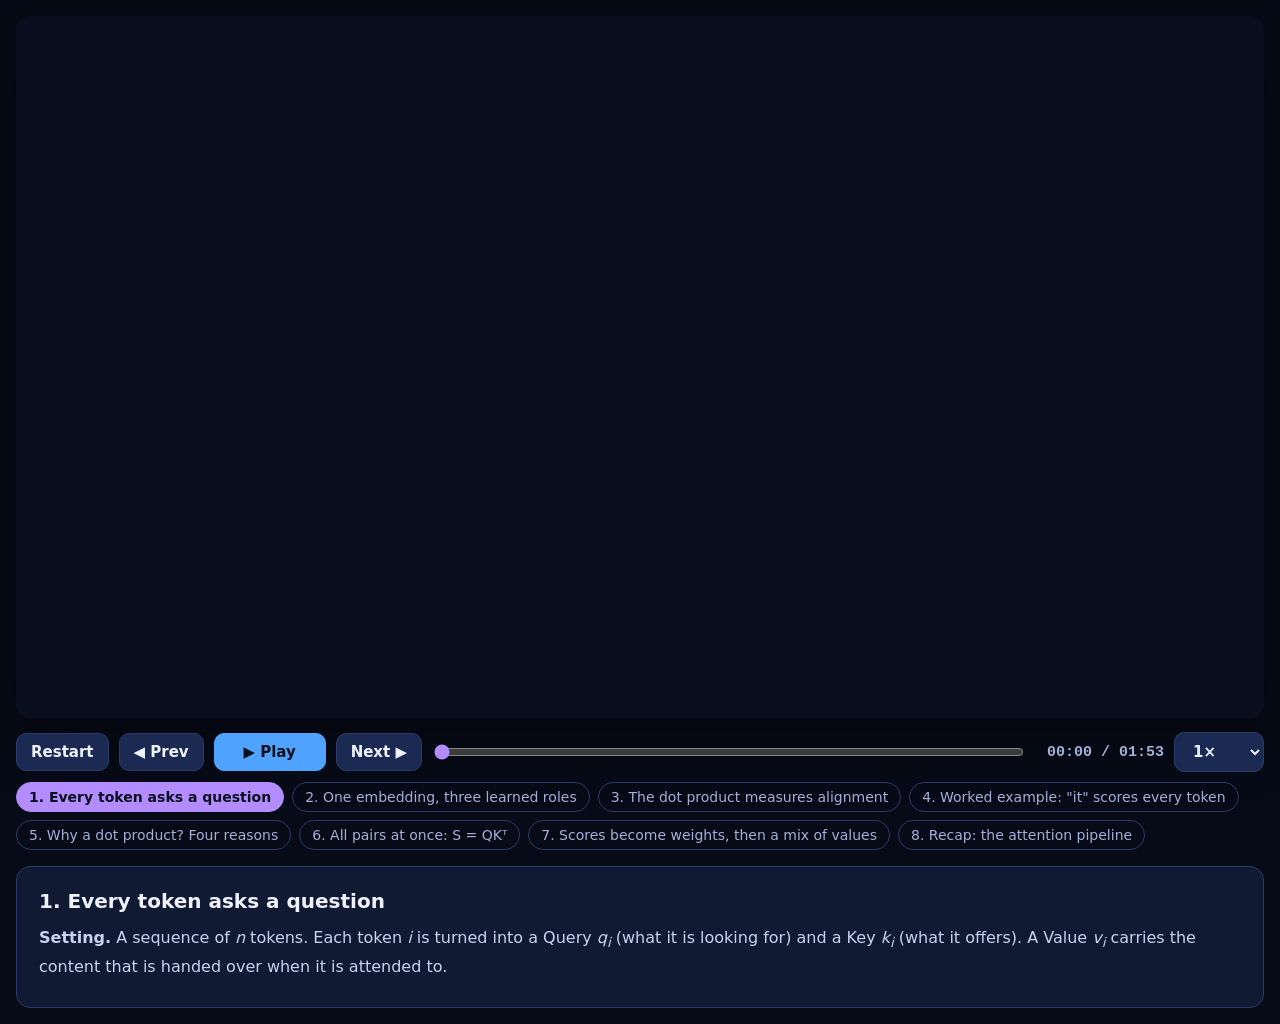
<file: videos/01-query-key-dot-product.html>
<!doctype html>
<html lang="en">
<head>
<meta charset="utf-8">
<meta name="viewport" content="width=device-width, initial-scale=1">
<title>Attention 1 · The Query–Key Dot Product</title>
<link rel="stylesheet" href="../common/anim-kit.css">
</head>
<body>
<div id="app"></div>
<script src="../common/anim-kit.js"></script>
<script>
(function () {
  const { C, W, text, tex, card, arrow, line, pt, glow, flowDot, pill, block, grid, hbars, lab, para, measure,
          clamp, sm, seg, fmt, mix, matmul, transpose, vdot, softmax, norm, divMap, seqMap } = AK;

  /* ---------- toy numbers (illustrative, d_k = 4) ---------- */
  const TOKENS = ['animal', 'street', 'it', 'was', 'tired'];
  const Q = [[0.3, 0.9, 0.1, 0.2], [0.1, 0.2, 0.8, 0.1], [1.2, 0.4, -0.3, 0.9], [0.2, 0.5, 0.4, 0.3], [0.6, 0.1, 0.5, -0.2]];
  const K = [[1.1, 0.5, -0.2, 0.8], [-0.4, 1.0, 0.7, -0.1], [0.2, -0.3, 0.6, 0.1], [0.1, 0.4, 0.0, 0.5], [0.6, -0.2, 0.1, 0.3]];
  const V = [[1.0, 0.0, 0.2, 0.0], [0.0, 1.0, 0.0, 0.3], [0.3, 0.3, 0.3, 0.3], [0.0, 0.2, 0.9, 0.0], [0.2, 0.0, 0.0, 1.0]];
  const S = matmul(Q, transpose(K));                  // 5 x 5 score matrix
  const A = S.map((row) => softmax(row));             // row-wise weights
  const SENT = ['The', 'animal', "didn't", 'cross', 'the', 'street', 'because', 'it', 'was', 'too', 'tired'];

  // Point on a quadratic Bézier curve.
  const qpt = (P0, P1, P2, s) => [
    (1 - s) * (1 - s) * P0[0] + 2 * (1 - s) * s * P1[0] + s * s * P2[0],
    (1 - s) * (1 - s) * P0[1] + 2 * (1 - s) * s * P1[1] + s * s * P2[1]
  ];
  // Draw a group with a common opacity.
  function group(c, a, fn) { if (a <= 0) return; c.save(); c.globalAlpha *= clamp(a); fn(); c.restore(); }
  const roleFill = (color) => (v, i, j) => mix('#1b2a52', color, clamp(0.3 + 0.7 * Math.abs(v) / 1.3));

  AK.create({
    host: '#app',
    part: 'VIDEO 1 OF 4 · THE ATTENTION SCORE',
    title: 'The Query–Key dot product',
    scenes: [

      /* ============ 1 ============ */
      {
        title: 'Every token asks a question', dur: 13000, accent: C.q,
        caption: 'Each token asks a question (its Query) and advertises what it contains (its Key). Attention matches questions with advertisements.',
        notes: `<p><b>Setting.</b> A sequence of <i>n</i> tokens. Each token <i>i</i> is turned into a Query <i>q<sub>i</sub></i> (what it is looking for) and a Key <i>k<sub>i</sub></i> (what it offers). A Value <i>v<sub>i</sub></i> carries the content that is handed over when it is attended to.</p>`,
        draw(c, t) {
          const size = 24, gap = 12;
          const widths = SENT.map((w) => measure(w, size) + 40);
          const totalW = widths.reduce((a, b) => a + b, 0) + gap * (SENT.length - 1);
          let x = (W - totalW) / 2; const cy = 232, xs = [];
          SENT.forEach((w, i) => {
            const cx = x + widths[i] / 2; xs.push(cx);
            const a = sm(t, 150 + i * 110, 600 + i * 110);
            const isIt = w === 'it';
            pill(c, w, cx, cy + (1 - a) * 16, { size, fill: isIt ? '#3b3160' : C.panel2, stroke: isIt ? C.gold : null, lw: 3, alpha: a, bold: isIt });
            x += widths[i] + gap;
          });
          const xIt = xs[7];
          // The Query bubble under "it".
          const bubbleA = sm(t, 2600, 3200);
          arrow(c, xIt, cy + 20, xIt, 300, { color: C.q, lw: 3, alpha: bubbleA });
          group(c, bubbleA, () => {
            card(c, xIt - 230, 300, 460, 66, { fill: '#14244a', stroke: C.q, lw: 2.5, r: 16 });
            tex(c, String.raw`\textcolor{q}{\text{Query: what am I looking for?}}`, xIt, 333, { size: 25, align: 'center' });
          });
          // Key badges: what each token advertises.
          const badges = { animal: 'noun', street: 'noun', was: 'verb', tired: 'adjective' };
          SENT.forEach((w, i) => {
            if (!badges[w]) return;
            const a = sm(t, 6000 + i * 180, 6500 + i * 180);
            group(c, a, () => {
              const bw = pill(c, badges[w], xs[i], cy + 46, { size: 17, fill: '#4a3514', stroke: C.k, lw: 2, h: 30, padX: 12, color: C.k });
            });
          });
          // Probe arcs from "it" to every other token.
          const arcA = sm(t, 8000, 8600);
          SENT.forEach((w, i) => {
            if (i === 7) return;
            const P0 = [xIt, cy - 18], P2 = [xs[i], cy - 18], P1 = [(xIt + xs[i]) / 2, cy - 130];
            group(c, arcA, () => {
              c.save(); c.strokeStyle = C.faint; c.lineWidth = 2; c.setLineDash([5, 6]);
              c.beginPath(); c.moveTo(...P0); c.quadraticCurveTo(P1[0], P1[1], P2[0], P2[1]); c.stroke(); c.restore();
            });
            const s = seg(t, 8400 + i * 140, 9600 + i * 140);
            if (s > 0 && s < 1) { const [px, py] = qpt(P0, P1, P2, s); glow(c, px, py, 22, C.q, 0.6); pt(c, px, py, 6, C.q); }
          });
          // Final note.
          group(c, sm(t, 10500, 11200), () => {
            text(c, 'Queries ask.  Keys advertise.  Attention = matching.', W / 2, 560, { size: 28, bold: true, align: 'center', color: C.gold });
          });
        }
      },

      /* ============ 2 ============ */
      {
        title: 'One embedding, three learned roles', dur: 13000, accent: C.k,
        caption: 'One embedding x is projected three ways: Q asks, K advertises, V carries content. Each projection is a learned matrix.',
        notes: `<p>The same embedding <i>x<sub>i</sub></i> is multiplied by three different learned matrices: <i>q<sub>i</sub> = x<sub>i</sub>W<sub>Q</sub></i>, <i>k<sub>i</sub> = x<sub>i</sub>W<sub>K</sub></i>, <i>v<sub>i</sub> = x<sub>i</sub>W<sub>V</sub></i>. The toy vectors shown are the ones used in the rest of this video.</p>`,
        draw(c, t) {
          const x8 = [0.8, -0.3, 0.5, 0.1, -0.6, 0.9, 0.2, -0.4];
          const a0 = sm(t, 0, 600);
          pill(c, 'it', 120, 262, { size: 26, fill: '#3b3160', stroke: C.gold, lw: 3, bold: true, alpha: a0 });
          arrow(c, 170, 262, 226, 262, { color: C.gold, lw: 3, alpha: a0 });
          text(c, 'embedding', 260, 150, { size: 20, align: 'center', color: C.dim, alpha: a0 });
          lab(c, 'x_{it}', 260, 128 + 4, { size: 26, alpha: a0 });
          grid(c, x8.map((v) => [v]), 232, 166, 56, 24, { max: 1, d: 1, size: 14, show: () => a0, cmap: (v) => mix('#1b2a52', C.gold, clamp(0.25 + 0.75 * Math.abs(v))), ink: () => C.text });

          const blocks = [
            { y: 150, name: 'Query projection', sub: 'W_Q', color: C.q, vec: Q[2], sym: 'q_{it}', label: 'Q: what am I looking for?' },
            { y: 270, name: 'Key projection', sub: 'W_K', color: C.k, vec: K[2], sym: 'k_{it}', label: 'K: what do I offer?' },
            { y: 390, name: 'Value projection', sub: 'W_V', color: C.v, vec: V[2], sym: 'v_{it}', label: 'V: what content do I carry?' }
          ];
          blocks.forEach((b, i) => {
            const a = sm(t, 900 + i * 500, 1500 + i * 500);
            const cy = b.y + 42;
            // Fan-out arrow from the embedding.
            arrow(c, 296, 262, 336, cy, { color: b.color, lw: 3, alpha: a, head: 12 });
            group(c, a, () => block(c, 340, b.y, 240, 84, b.name, { sub: b.sub, bar: b.color, size: 22, ssize: 22, stroke: b.color, lw: 2.5 }));
            const ob = sm(t, 2600 + i * 500, 3200 + i * 500);
            arrow(c, 586, cy, 630, cy, { color: b.color, lw: 3, alpha: ob });
            group(c, ob, () => {
              lab(c, b.sym, 640, b.y - 6, { size: 26, align: 'left', color: b.color });
              grid(c, [b.vec], 636, cy - 22, 62, 44, { max: 1.3, d: 2, size: 17, cmap: roleFill(b.color), ink: () => C.text, show: () => 1 });
              text(c, b.label, 912, cy, { size: 22, color: C.text });
            });
          });
          group(c, sm(t, 4800, 5600), () => {
            tex(c, String.raw`q_{it}=x_{it}W_Q,\qquad k_{it}=x_{it}W_K,\qquad v_{it}=x_{it}W_V`, W / 2, 552, { size: 32, align: 'center' });
          });
        }
      },

      /* ============ 3 ============ */
      {
        title: 'The dot product measures alignment', dur: 15000, accent: C.acc,
        caption: 'Dot product means alignment: large and positive when vectors point the same way, zero at right angles, negative when they oppose.',
        notes: `<p><b>Definition.</b> For vectors of length <i>d<sub>k</sub></i>, the dot product is the sum of elementwise products. Geometrically it equals the length of one vector times the length of the projection of the other onto it: <i>q·k = ‖q‖‖k‖cos θ</i>. The magnitude of the score therefore depends on both lengths, and its sign tells whether the two vectors agree or disagree.</p>`,
        draw(c, t) {
          const qv = [1.6, 0.9];                     // in 2D for the picture
          const kMag = 1.2, U = 120, O = { x: 330, y: 404 };
          const qMag = norm(qv), aq = Math.atan2(qv[1], qv[0]);
          const th = 2 * Math.PI * sm(t, 2000, 14000);
          const cs = Math.cos(th);
          // Axes
          line(c, [[O.x - 290, O.y], [O.x + 340, O.y]], { color: C.line, lw: 2 });
          line(c, [[O.x, O.y + 150], [O.x, O.y - 270]], { color: C.line, lw: 2 });
          // q (fixed)
          const qx = O.x + qv[0] * U, qy = O.y - qv[1] * U;
          arrow(c, O.x, O.y, qx, qy, { color: C.q, lw: 7, head: 24, alpha: sm(t, 300, 900) });
          group(c, sm(t, 300, 900), () => tex(c, String.raw`\textcolor{q}{\mathbf{q}}`, qx + 18, qy - 18, { size: 34 }));
          // k (rotates relative to q)
          const kAng = aq + th;
          const kx = O.x + Math.cos(kAng) * kMag * U, ky = O.y - Math.sin(kAng) * kMag * U;
          arrow(c, O.x, O.y, kx, ky, { color: C.k, lw: 7, head: 24, alpha: sm(t, 800, 1400) });
          group(c, sm(t, 800, 1400), () => tex(c, String.raw`\textcolor{k}{\mathbf{k}}`, kx + (cs > -0.2 ? 20 : -26), ky - 16, { size: 34 }));
          // Projection of k onto q: the "shadow" of length |k| cos(theta).
          const ux = Math.cos(aq), uy = -Math.sin(aq);
          const proj = kMag * cs * U;
          const fx = O.x + ux * proj, fy = O.y + uy * proj;
          line(c, [[kx, ky], [fx, fy]], { color: C.faint, lw: 2.5, dash: [7, 7] });
          line(c, [[O.x, O.y], [fx, fy]], { color: cs >= 0 ? C.v : C.hot, lw: 9, alpha: 0.75 });
          pt(c, fx, fy, 6, cs >= 0 ? C.v : C.hot);
          // Angle arc
          c.save(); c.strokeStyle = C.gold; c.lineWidth = 3;
          c.beginPath(); c.arc(O.x, O.y, 70, Math.min(-aq, -kAng), Math.max(-aq, -kAng)); c.stroke(); c.restore();
          const mid = -(aq + kAng) / 2;
          tex(c, String.raw`\theta`, O.x + Math.cos(mid) * 92, O.y + Math.sin(mid) * 92, { size: 30, color: C.gold, align: 'center' });

          // Right panel: formulas and gauge
          group(c, sm(t, 500, 1200), () => {
            tex(c, String.raw`\mathbf{q}\cdot\mathbf{k}=\sum_{m=1}^{d_k} q_m k_m`, 660, 178, { size: 30 });
            tex(c, String.raw`=\lVert\mathbf{q}\rVert\,\lVert\mathbf{k}\rVert\cos\theta`, 660, 252, { size: 30 });
          });
          const score = qMag * kMag * cs;
          group(c, sm(t, 1000, 1800), () => {
            tex(c, String.raw`=${fmt(qMag, 2)}\times${fmt(kMag, 2)}\times\cos\theta = ${fmt(score, 2)}`, 660, 318, { size: 26, color: C.text });
          });
          // Gauge from -2.5 to +2.5
          const gx = 700, gw = 480, gy = 402, gh = 22, zx = gx + gw / 2;
          card(c, gx, gy, gw, gh, { fill: C.panel2, r: 11 });
          const vx = zx + (score / 2.5) * (gw / 2);
          card(c, Math.min(zx, vx), gy, Math.abs(vx - zx), gh, { fill: score >= 0 ? C.v : C.hot, r: 11 });
          line(c, [[zx, gy - 10], [zx, gy + gh + 10]], { color: C.dim, lw: 2 });
          pt(c, vx, gy + gh / 2, 14, C.gold);
          text(c, '−2.5 (opposite)', gx, gy + 52, { size: 18, color: C.hot });
          text(c, '0 (right angle)', zx, gy + 52, { size: 18, color: C.dim, align: 'center' });
          text(c, '+2.5 (aligned)', gx + gw, gy + 52, { size: 18, color: C.v, align: 'right' });
          const phrase = cs > 0.85 ? 'aligned: large positive score' : cs < -0.85 ? 'opposite: large negative score' : Math.abs(cs) < 0.15 ? 'right angle: score near zero' : cs > 0 ? 'partly aligned: positive score' : 'partly opposed: negative score';
          text(c, phrase, 940, 500, { size: 26, bold: true, align: 'center', color: C.gold });
          text(c, `θ = ${Math.round(((th * 180) / Math.PI) % 360)}°`, 48, 140, { size: 24, color: C.dim });
        }
      },

      /* ============ 4 ============ */
      {
        title: 'Worked example: "it" scores every token', dur: 17000, accent: C.gold,
        caption: "Multiply element by element, then sum. q·k for 'animal' is 2.30, the largest score, so 'it' will attend mostly to 'animal'. (Toy numbers.)",
        notes: `<p><b>Reading the table.</b> The blue row is the query for "it". Each amber row is one token's key. The middle cells are the four elementwise products; their sum is the score. The positive scores for "animal" (2.30), "tired" (0.88) and "was" (0.73) are high; "street" is negative and "it" itself is close to zero.</p>`,
        draw(c, t) {
          const qv = Q[2];
          tex(c, String.raw`\text{score } s_{it,j}=q_{it}\cdot k_j`, 48, 130, { size: 22, color: C.dim });
          tex(c, String.raw`q_{it}`, 232, 164, { size: 26, align: 'right', color: C.q });
          grid(c, [qv], 250, 146, 62, 36, { max: 1.3, d: 2, size: 17, cmap: roleFill(C.q), ink: () => C.text });
          tex(c, String.raw`\text{products }q_m\,k_m`, 520, 164, { size: 20, color: C.dim });
          text(c, 'score', 790, 164, { size: 19, color: C.dim });
          TOKENS.forEach((tok, i) => {
            const s0 = 900 + i * 2800, ry = 214 + i * 62;
            const a = sm(t, s0, s0 + 400);
            const prods = qv.map((v, m) => v * K[i][m]);
            const sc = vdot(qv, K[i]);
            if (t >= s0 && t < s0 + 2800) card(c, 232, ry - 6, 1000, 56, { fill: 'rgba(179,140,255,0.10)', stroke: C.acc, lw: 2, r: 12 });
            lab(c, tok, 226, ry + 22, { align: 'right', size: 24, color: i === 0 ? C.gold : C.text, alpha: a });
            grid(c, [K[i]], 250, ry, 62, 44, { max: 1.3, d: 2, size: 17, cmap: roleFill(C.k), ink: () => C.text, show: () => a });
            grid(c, [prods], 520, ry, 62, 44, {
              max: 1.4, d: 2, size: 17, pos: C.teal, neg: C.hot,
              show: (_, m) => sm(t, s0 + 500 + m * 260, s0 + 740 + m * 260)
            });
            const sa = sm(t, s0 + 1600, s0 + 1900);
            text(c, `= ${fmt(sc, 2)}`, 790, ry + 22, { size: 28, bold: true, color: sc >= 0 ? C.teal : C.hot, alpha: sa });
            const bl = Math.abs(sc) / 2.4 * 260 * sm(t, s0 + 1900, s0 + 2500);
            card(c, 900, ry + 10, Math.max(bl, 2), 24, { fill: sc >= 0 ? C.teal : C.hot, r: 8 });
          });
          if (t > 13000) {
            card(c, 896, 214 - 8, 306, 56, { fill: 'rgba(255,209,102,0.10)', stroke: C.gold, lw: 3, r: 12, alpha: sm(t, 13000, 13600) });
          }
        }
      },

      /* ============ 5 ============ */
      {
        title: 'Why a dot product? Four reasons', dur: 14000, accent: C.teal,
        caption: 'A dot product is cheap, learnable and built for matrix hardware. Because the query and key projections differ, the score matrix is not symmetric.',
        notes: `<p><b>Asymmetry.</b> Write <i>M = W<sub>Q</sub>W<sub>K</sub><sup>T</sup></i>. Then <i>s<sub>ij</sub> = x<sub>i</sub> M x<sub>j</sub><sup>T</sup></i>. The matrix <i>M</i> is not symmetric in general, so token <i>i</i> can attend strongly to token <i>j</i> while <i>j</i> barely attends to <i>i</i>. That is what a causal language model needs.</p>`,
        draw(c, t) {
          const card4 = (x, y, n, title, a) => {
            group(c, a, () => {
              card(c, x, y, 580, 196, { fill: C.panel, stroke: C.line, lw: 2, r: 18 });
              pt(c, x + 38, y + 38, 21, C.teal);
              text(c, String(n), x + 38, y + 38, { size: 22, bold: true, align: 'center', color: C.ink });
              text(c, title, x + 74, y + 38, { size: 28, bold: true });
            });
          };
          const a1 = sm(t, 300, 900), a2 = sm(t, 2600, 3200), a3 = sm(t, 5000, 5600), a4 = sm(t, 7400, 8000);
          card4(48, 122, 1, 'Measures alignment', a1);
          group(c, a1, () => {
            para(c, 'Same direction: large score. Right angle: zero. Opposite: negative.', 76, 186, 520, { size: 21, color: C.dim, lh: 30 });
            tex(c, String.raw`q\cdot k=\lVert q\rVert\,\lVert k\rVert\cos\theta`, 76, 268, { size: 26, anchor: 'mid' });
          });
          card4(652, 122, 2, 'All pairs in one matrix product', a2);
          group(c, a2, () => {
            tex(c, String.raw`S=QK^{\top}`, 680, 232, { size: 40 });
            para(c, 'Every query meets every key in one GEMM (general matrix multiply). GPUs are built for exactly this.', 680, 262, 530, { size: 21, color: C.dim, lh: 30 });
          });
          card4(48, 332, 3, 'Learnable end to end', a3);
          group(c, a3, () => {
            tex(c, String.raw`s_{ij}=x_i\,W_QW_K^{\top}\,x_j^{\top}`, 76, 412, { size: 30 });
            para(c, 'The query and key projections are trained by gradient descent, so the scoring rule is learned.', 76, 448, 520, { size: 21, color: C.dim, lh: 30 });
          });
          card4(652, 332, 4, 'Asymmetric scores', a4);
          group(c, a4, () => {
            tex(c, String.raw`s_{ij}\neq s_{ji}`, 676, 404, { size: 30, anchor: 'mid' });
            para(c, 'Different projections for Q and K: "it looks at animal" need not equal "animal looks at it".', 676, 432, 330, { size: 19, color: C.dim, lh: 26 });
            const D = [[0.9, 1.6, -0.4], [0.2, 0.5, 1.1], [-0.3, 0.8, 0.7]];
            grid(c, D, 1040, 372, 50, 40, {
              max: 2, d: 1, size: 17, cmap: (v) => mix('#1b2a52', C.k, clamp(0.2 + 0.8 * v / 2)), ink: (v) => (v / 2 > 0.45 ? C.ink : C.text),
              hl: [[0, 1, C.gold, 4], [1, 0, C.hot, 4]]
            });
            text(c, 'S[0,1] ≠ S[1,0]', 1040, 500, { size: 16, color: C.dim });
          });
          group(c, sm(t, 10000, 10700), () => {
            text(c, 'Cheap · learnable · matrix-friendly. Its one weakness is scale: the next video explains it.', W / 2, 556, { size: 24, align: 'center', color: C.gold, bold: true });
          });
        }
      },

      /* ============ 6 ============ */
      {
        title: 'All pairs at once: S = QKᵀ', dur: 15000, accent: C.q,
        caption: 'Stacking all queries and keys gives one matrix product S = QKᵀ. Entry (i, j) is the score of token i looking at token j.',
        notes: `<p><b>Shapes.</b> <i>Q</i> is <i>n × d<sub>k</sub></i>, <i>K</i> is <i>n × d<sub>k</sub></i>, so <i>K<sup>T</sup></i> is <i>d<sub>k</sub> × n</i> and <i>S = QK<sup>T</sup></i> is <i>n × n</i>. Each entry is one dot product. The animation computes the cells in row-major order: the highlighted row of Q and the highlighted column of K<sup>T</sup> meet at the cell being filled.</p>`,
        draw(c, t) {
          const cur = Math.min(24, Math.floor(seg(t, 1200, 11000) * 25));
          const ci = Math.floor(cur / 5), cj = cur % 5;
          const KT = transpose(K);
          // Q (left)
          grid(c, Q, 190, 350, 62, 36, {
            rows: TOKENS, max: 1.3, d: 1, size: 16, cmap: (v) => divMap(v, 1.3, C.hot, C.q), ink: (v) => (v / 1.3 > 0.45 ? C.ink : C.text), lsize: 19,
            hl: [0, 1, 2, 3].map((m) => [ci, m, C.gold, 3]).concat([])
          });
          // K^T (top)
          grid(c, KT, 600, 232, 62, 28, {
            rows: ['d₁', 'd₂', 'd₃', 'd₄'], cols: TOKENS, max: 1.3, d: 1, size: 15, cmap: (v) => divMap(v, 1.3, C.hot, C.k), ink: (v) => (v / 1.3 > 0.45 ? C.ink : C.text), lsize: 17, lcolor: C.dim,
            hl: [0, 1, 2, 3].map((m) => [m, cj, C.gold, 3])
          });
          // S (result)
          grid(c, S, 600, 360, 62, 36, {
            rows: TOKENS, max: 2.4, d: 2, size: 17, cmap: (v) => seqMap(clamp((v + 0.5) / 3.0)), ink: (v) => ((v + 0.5) / 3.0 > 0.55 ? C.ink : C.text), lsize: 19,
            show: (i, j) => (i * 5 + j < cur ? 1 : i * 5 + j === cur ? 0.5 + 0.5 * Math.sin(t / 120) ** 2 : 0),
            hl: [[ci, cj, C.gold, 4]]
          });
          tex(c, String.raw`Q`, 314, 330, { size: 30, align: 'center', color: C.q });
          tex(c, String.raw`K^{\top}`, 600 - 14, 212, { size: 26, align: 'right', color: C.k });
          tex(c, String.raw`S=QK^{\top}`, 190, 566, { size: 34, align: 'left' });
          // Live readout
          const done = cur >= 25;
          const cellVal = S[ci][cj];
          group(c, 1, () => {
            text(c, 'computing one cell', 950, 240, { size: 22, color: C.dim });
            tex(c, String.raw`s_{${ci + 1}${cj + 1}}=q_{${ci + 1}}\cdot k_{${cj + 1}}`, 950, 290, { size: 30 });
            text(c, `${TOKENS[ci]}  →  ${TOKENS[cj]}`, 950, 340, { size: 24, bold: true, color: C.gold });
            text(c, `= ${fmt(cellVal, 2)}`, 950, 384, { size: 30, bold: true, color: cellVal >= 0 ? C.teal : C.hot });
            text(c, done ? 'All 25 scores done in one matmul.' : `${cur} / 25 cells`, 950, 438, { size: 20, color: C.dim });
          });
        }
      },

      /* ============ 7 ============ */
      {
        title: 'Scores become weights, then a mix of values', dur: 15000, accent: C.v,
        caption: 'Softmax turns each row of scores into weights that sum to 1. The output is a weighted mix of Value vectors: a soft dictionary lookup.',
        notes: `<p><b>Softmax.</b> <i>a<sub>ij</sub> = exp(s<sub>ij</sub>) / Σ<sub>l</sub> exp(s<sub>il</sub>)</i>. The weights are positive and sum to 1 along each row. The output for token <i>i</i> is <i>o<sub>i</sub> = Σ<sub>j</sub> a<sub>ij</sub> v<sub>j</sub></i>. The next video explains why the scores are divided by √d<sub>k</sub> before the softmax.</p>`,
        draw(c, t) {
          const row = S[2];                       // scores of "it"
          const wts = A[2];
          const a1 = sm(t, 200, 900);
          group(c, a1, () => tex(c, String.raw`\text{scores }s_{it,j}`, 48, 134, { size: 22, color: C.dim, anchor: 'mid' }));
          hbars(c, row, TOKENS, 48, 146, 520, 40, { labelW: 120, valW: 84, max: 2.4, d: 2, lsize: 21, show: (i) => sm(t, 400 + i * 120, 900 + i * 120) });
          const a2 = sm(t, 2800, 3500);
          group(c, a2, () => tex(c, String.raw`\text{weights }a_{it,j}=\mathrm{softmax}(s)`, 48, 370, { size: 22, color: C.dim, anchor: 'mid' }));
          hbars(c, wts, TOKENS, 48, 384, 520, 36, { labelW: 120, valW: 84, max: 1, d: 2, lsize: 21, colors: [C.v, C.v, C.v, C.v, C.v], show: (i) => sm(t, 3000 + i * 150, 3600 + i * 150) });
          // Values
          const av = sm(t, 4800, 5500);
          group(c, av, () => tex(c, String.raw`\text{values }v_j`, 760, 134, { size: 22, color: C.dim, anchor: 'mid' }));
          // Output: running weighted sum. The highlighted Value row is the token being added now.
          const J = Math.min(5, Math.floor(seg(t, 6000, 11500) * 5.999));
          const partial = [0, 1, 2, 3].map((m) => { let s = 0; for (let j = 0; j < J; j++) s += wts[j] * V[j][m]; return s; });
          const hlRows = J > 0 ? [0, 1, 2, 3].map((m) => [J - 1, m, C.gold, 4]) : [];
          grid(c, V, 800, 150, 62, 40, {
            rows: TOKENS, max: 1.1, d: 1, size: 17, cmap: (v) => divMap(v, 1.1, C.hot, C.v), ink: (v) => (v / 1.1 > 0.45 ? C.ink : C.text), lsize: 19,
            show: () => av, hl: hlRows
          });
          tex(c, String.raw`o_{it}=\sum_j a_{it,j}\,v_j`, 760, 394, { size: 28, anchor: 'mid' });
          grid(c, [partial], 800, 452, 62, 46, { max: 1, d: 2, size: 18, cmap: (v) => divMap(v, 1, C.hot, C.gold), ink: (v) => (Math.abs(v) > 0.45 ? C.ink : C.text) });
          text(c, `running sum over ${J} of 5 tokens`, 800, 522, { size: 19, color: C.dim });
          group(c, sm(t, 12000, 12800), () => tex(c, String.raw`a_{ij}=\frac{e^{s_{ij}}}{\sum_l e^{s_{il}}}`, 48, 580, { size: 26, anchor: 'mid' }));
        }
      },

      /* ============ 8 ============ */
      {
        title: 'Recap: the attention pipeline', dur: 11000, accent: C.acc,
        caption: 'Dot products score every pair of tokens, softmax turns scores into weights, and values are mixed by those weights. Next: why divide by $\\sqrt{d_k}$?',
        notes: `<p><b>Pipeline.</b> <i>X → (Q, K, V) → S = QK<sup>T</sup> → A = softmax(S) → O = AV</i>. Everything here is a matrix operation, which is why attention maps well onto GPUs. The missing piece is the scaling factor 1/√d<sub>k</sub>, covered in video 2.</p>`,
        draw(c, t) {
          const steps = [
            { t: 'Tokens', s: 'X', col: C.dim },
            { t: 'Q · K · V', s: 'XW_Q, XW_K, XW_V', col: C.q },
            { t: 'Scores', s: 'S = QKᵀ', col: C.teal },
            { t: 'Weights', s: 'A = softmax(S)', col: C.v },
            { t: 'Output', s: 'O = AV', col: C.gold }
          ];
          const bw = 206, gapX = 40, x0 = (W - (5 * bw + 4 * gapX)) / 2, y = 210, bh = 130;
          steps.forEach((st, i) => {
            const a = sm(t, 300 + i * 500, 900 + i * 500);
            const x = x0 + i * (bw + gapX);
            group(c, a, () => {
              block(c, x, y, bw, bh, st.t, { bar: st.col, stroke: st.col, lw: 2.5, size: 24, sub: st.s.replace('XW_Q, XW_K, XW_V', 'XW'), ssize: 20 });
            });
            if (i < steps.length - 1) {
              const ax = x + bw + 6, bx = x + bw + gapX - 6;
              arrow(c, ax, y + bh / 2, bx, y + bh / 2, { color: C.faint, lw: 3, alpha: sm(t, 800 + i * 500, 1200 + i * 500) });
              const pf = seg(t, 3000 + i * 300, 4200 + i * 300);
              if (pf > 0 && pf < 1) flowDot(c, ax, y + bh / 2, bx, y + bh / 2, pf, C.gold, 6);
            }
          });
          group(c, sm(t, 4200, 5000), () => {
            tex(c, String.raw`\text{Attention}(Q,K,V)=\mathrm{softmax}\left(QK^{\top}\right)V`, W / 2, 402, { size: 34, align: 'center' });
          });
          group(c, sm(t, 6200, 7000), () => {
            card(c, 300, 460, 680, 96, { fill: 'rgba(179,140,255,0.12)', stroke: C.acc, lw: 2.5, r: 18 });
            tex(c, String.raw`\text{Next video: the scaling factor }\frac{1}{\sqrt{d_k}}`, W / 2, 496, { size: 30, align: 'center', color: C.acc });
            text(c, 'Why do unscaled dot products grow, and what does that do to softmax?', W / 2, 530, { size: 21, align: 'center', color: C.dim });
          });
        }
      }
    ]
  });
})();
</script>
</body>
</html>
</file>
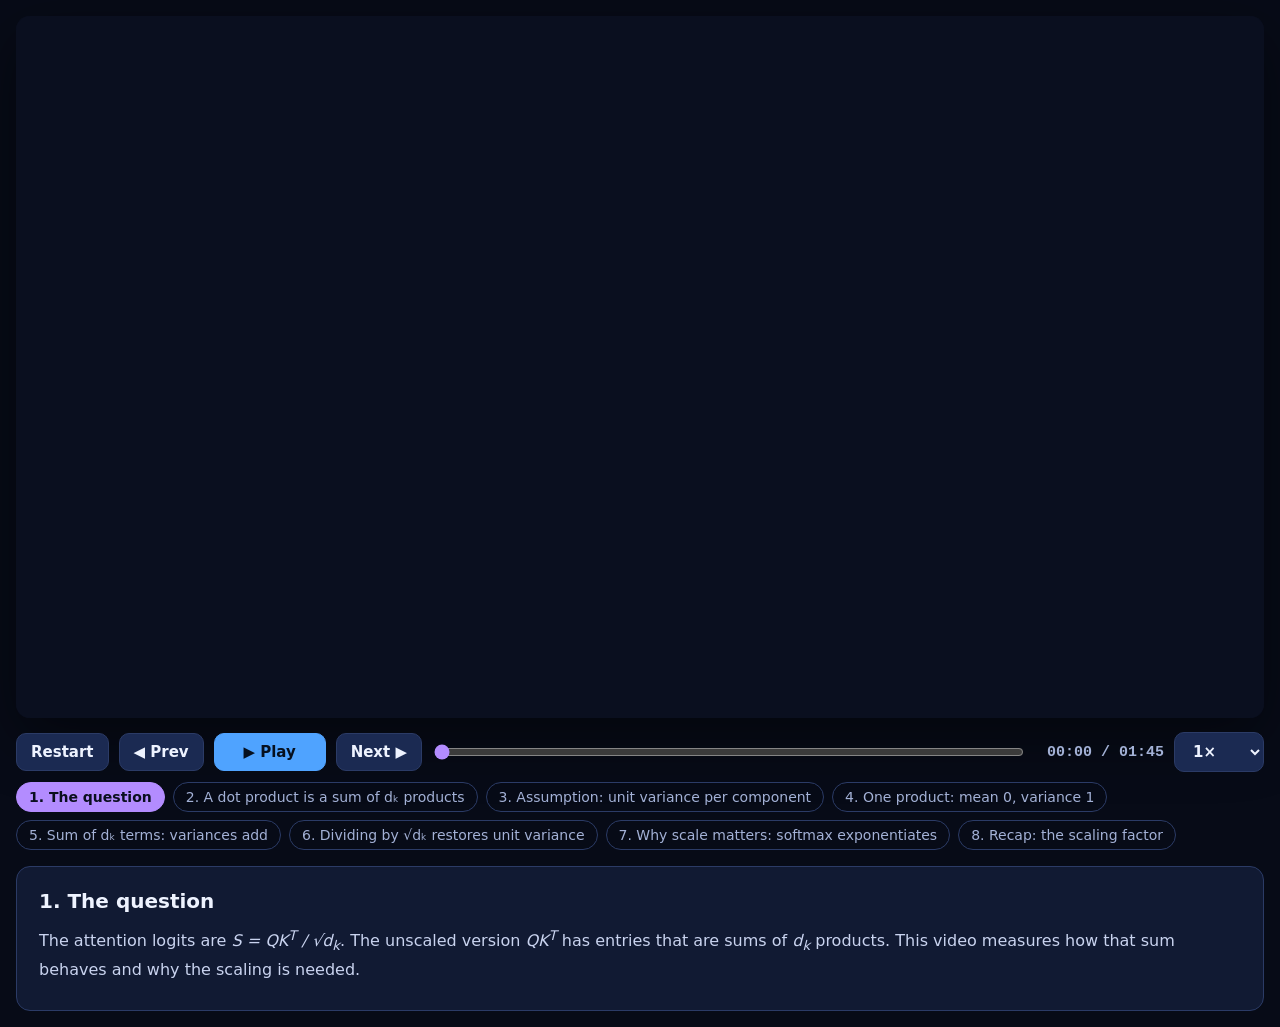
<file: videos/02-scaling-sqrt-dk.html>
<!doctype html>
<html lang="en">
<head>
<meta charset="utf-8">
<meta name="viewport" content="width=device-width, initial-scale=1">
<title>Attention 2 · Why Divide by √d_k?</title>
<link rel="stylesheet" href="../common/anim-kit.css">
</head>
<body>
<div id="app"></div>
<script src="../common/anim-kit.js"></script>
<script>
(function () {
  const { C, W, text, tex, card, arrow, line, pt, glow, pill, grid, plot, hist, lab, rich, para, measure,
          clamp, sm, seg, fmt, mix, rng, randn, std, gpdf, divMap, seqMap } = AK;

  /* ---------- seeded data (computed once) ---------- */
  const r2 = (x) => Math.round(x * 100) / 100;
  const RA = rng(11), RB = rng(3), RC = rng(4);
  const Q8 = Array.from({ length: 8 }, () => r2(randn(RA)));
  const K8 = Array.from({ length: 8 }, () => r2(randn(RA)));
  const P8 = Q8.map((v, m) => v * K8[m]);
  const PS = P8.reduce((acc, v) => { acc.push((acc.length ? acc[acc.length - 1] : 0) + v); return acc; }, []);
  const SQ = Array.from({ length: 5000 }, () => randn(RB));                 // samples of one component q_m
  const SP = Array.from({ length: 5000 }, () => randn(RC) * randn(RC));    // samples of one product q_m k_m
  const DIMS = [4, 16, 64, 256, 1024];
  // Measured standard deviation of q·k for random N(0,1) vectors of length d (Monte Carlo).
  const MEAS = DIMS.map((d) => {
    const R = rng(100 + d), vals = [];
    for (let n = 0; n < 1500; n++) { let s = 0; for (let m = 0; m < d; m++) s += randn(R) * randn(R); vals.push(s); }
    return std(vals);
  });
  const sqrtE = (x) => { const e = x / Math.LN10, ex = Math.floor(e); return { m: Math.pow(10, e - ex), ex }; };
  const sciTex = (x) => { const s = sqrtE(x); return `${s.m.toFixed(2)}\\times10^{${s.ex}}`; };
  const roleFill = (color) => (v) => mix('#1b2a52', color, clamp(0.3 + 0.7 * Math.abs(v) / 2));
  const group = (c, a, fn) => { if (a <= 0) return; c.save(); c.globalAlpha *= clamp(a); fn(); c.restore(); };

  AK.create({
    host: '#app',
    part: 'VIDEO 2 OF 4 · SCALING THE SCORE',
    title: 'Why divide by $\\sqrt{d_k}$?',
    scenes: [

      /* ============ 1 ============ */
      {
        title: 'The question', dur: 10000, accent: C.acc,
        caption: 'A dot product adds up $d_k$ products. How big does it get as $d_k$ grows, and why divide by $\\sqrt{d_k}$?',
        notes: `<p>The attention logits are <i>S = QK<sup>T</sup> / √d<sub>k</sub></i>. The unscaled version <i>QK<sup>T</sup></i> has entries that are sums of <i>d<sub>k</sub></i> products. This video measures how that sum behaves and why the scaling is needed.</p>`,
        draw(c, t) {
          group(c, sm(t, 0, 900), () => tex(c, String.raw`S=\frac{QK^{\top}}{\sqrt{d_k}}`, W / 2, 190, { size: 60, align: 'center' }));
          const qs = [
            'Each score is a sum of $d_k$ products. How big is it?',
            'Wider heads (larger $d_k$): does the score grow with them?',
            'Why divide by $\\sqrt{d_k}$, and what breaks if we do not?'
          ];
          const cols = [C.q, C.k, C.acc];
          qs.forEach((s, i) => {
            const a = sm(t, 1600 + i * 1300, 2300 + i * 1300);
            const y = 300 + i * 72;
            group(c, a, () => {
              card(c, 140, y, 1000, 58, { fill: C.panel, stroke: cols[i], lw: 2.5, r: 16 });
              pt(c, 172, y + 29, 18, cols[i]);
              text(c, String(i + 1), 172, y + 29, { size: 20, bold: true, align: 'center', color: C.ink });
              rich(c, s, 206, y + 29, { size: 25 });
            });
          });
          [4, 16, 64, 256, 1024].forEach((d, i) => {
            const a = sm(t, 6000 + i * 350, 6600 + i * 350);
            group(c, a, () => pill(c, `d_k = ${d}`, 170 + i * 200, 540, { size: 24, fill: C.panel2, stroke: C.line, lw: 2, h: 52, padX: 26 }));
          });
          group(c, sm(t, 7800, 8600), () => text(c, 'wider heads → bigger dot products?', W / 2, 590, { size: 22, color: C.dim, align: 'center' }));
        }
      },

      /* ============ 2 ============ */
      {
        title: 'A dot product is a sum of $d_k$ products', dur: 14000, accent: C.q,
        caption: 'The dot product $q\\cdot k$ is a running sum of $d_k$ products. Each product adds a random ± contribution, so the sum wanders.',
        notes: `<p><b>Random walk.</b> With <i>d<sub>k</sub> = 8</i> the eight products <i>q<sub>m</sub>k<sub>m</sub></i> are added one by one. Positive products push the partial sum up, negative ones push it down. The final value is <i>q·k</i>. The numbers are drawn from a standard normal, the typical distribution of entries at initialization.</p>`,
        draw(c, t) {
          const m = Math.min(8, Math.floor(seg(t, 1500, 9000) * 8.999));   // products revealed so far
          const ymax = Math.max(3, Math.ceil(Math.max(...PS.map(Math.abs)) + 0.5));
          text(c, 'q', 96, 172, { size: 26, bold: true, align: 'right', color: C.q });
          text(c, 'k', 96, 232, { size: 26, bold: true, align: 'right', color: C.k });
          tex(c, String.raw`q_m k_m`, 96, 292, { size: 26, align: 'right', color: C.teal });
          grid(c, [Q8], 120, 150, 84, 46, { max: 2, d: 2, size: 20, cmap: roleFill(C.q), ink: () => C.text });
          grid(c, [K8], 120, 210, 84, 46, { max: 2, d: 2, size: 20, cmap: roleFill(C.k), ink: () => C.text });
          grid(c, [P8], 120, 270, 84, 46, {
            max: 2, d: 2, size: 20, pos: C.teal, neg: C.hot,
            show: (_, j) => (j < m ? 1 : 0)
          });
          // Running-sum plot
          const pl = plot(c, 830, 170, 370, 300, {
            xmin: 0, xmax: 8, ymin: -ymax, ymax: ymax, xt: [0, 2, 4, 6, 8], yt: [-ymax, 0, ymax],
            xlabel: 'terms added', ylabel: 'partial sum'
          });
          const pts = [[pl.X(0), pl.Y(0)]];
          for (let k = 1; k <= m; k++) pts.push([pl.X(k), pl.Y(PS[k - 1])]);
          line(c, pts, { color: C.gold, lw: 4 });
          pts.forEach(([x, y], k) => pt(c, x, y, 6, C.gold));
          const cur = m > 0 ? PS[m - 1] : 0;
          text(c, `partial sum after ${m} of 8 terms = ${fmt(cur, 2)}`, 120, 362, { size: 24, color: C.text });
          group(c, sm(t, 9200, 10000), () => {
            tex(c, String.raw`q\cdot k=\sum_{m=1}^{8} q_m k_m = ${fmt(PS[7], 2)}`, 120, 430, { size: 36, anchor: 'mid' });
            para(c, 'Each term is a product of two random numbers: sometimes positive, sometimes negative, mean zero.', 120, 470, 660, { size: 22, color: C.dim, lh: 32 });
          });
          group(c, sm(t, 10500, 11500), () => {
            tex(c, String.raw`q\cdot k=\sum_{m=1}^{d_k} q_m k_m`, 120, 560, { size: 34, anchor: 'mid', color: C.teal });
          });
        }
      },

      /* ============ 3 ============ */
      {
        title: 'Assumption: unit variance per component', dur: 13000, accent: C.teal,
        caption: 'Assume each component of $q$ and $k$ is independent, with mean $0$ and variance $1$. A standard initialization makes this approximately true.',
        notes: `<p><b>Where this comes from.</b> If the input <i>x</i> has unit-variance entries and <i>W<sub>Q</sub></i> entries are drawn with variance 1/d<sub>model</sub>, then <i>q<sub>m</sub> = Σ<sub>i</sub> x<sub>i</sub> W<sub>im</sub></i> has variance <i>d<sub>model</sub> · 1 · (1/d<sub>model</sub>) = 1</i>. LayerNorm on the inputs keeps the same scale. The same holds for <i>k</i>.</p>`,
        draw(c, t) {
          const pl = plot(c, 90, 200, 520, 300, {
            xmin: -4, xmax: 4, ymin: 0, ymax: 0.5, xt: [-4, -2, 0, 2, 4], yt: [0, 0.25, 0.5],
            xlabel: '\\text{value of }q_m'
          });
          group(c, sm(t, 500, 2000), () => hist(c, SQ, 90, 200, 520, 300, { lo: -4, hi: 4, bins: 48, dmax: 0.5, color: C.q, normal: { mu: 0, sd: 1 }, ncolor: C.gold }));
          const m = SQ.reduce((a, b) => a + b, 0) / SQ.length;
          const v = SQ.reduce((a, b) => a + (b - m) ** 2, 0) / SQ.length;
          group(c, sm(t, 2600, 3200), () => {
            tex(c, String.raw`\text{5000 samples of }q_m\text{, with the curve }N(0,1)`, 90, 160, { size: 22, color: C.dim, anchor: 'mid' });
          });
          group(c, sm(t, 4000, 4800), () => {
            text(c, `measured: mean ${fmt(m, 3)},  variance ${fmt(v, 3)}`, 90, 580, { size: 22, color: C.gold, bold: true });
          });
          group(c, sm(t, 4800, 5600), () => {
            tex(c, String.raw`\mathbb{E}[q_m]=\mathbb{E}[k_m]=0,\qquad \mathrm{Var}(q_m)=\mathrm{Var}(k_m)=1`, 660, 210, { size: 30, anchor: 'mid' });
          });
          group(c, sm(t, 6400, 7200), () => {
            card(c, 640, 262, 580, 170, { fill: C.panel, stroke: C.line, lw: 2, r: 16 });
            para(c, 'Why it holds at initialization: the inputs are normalized to unit variance, and the weights are drawn with variance 1 divided by the model width. Each component is then a sum of model-width terms, each of variance 1 over the model width, so its variance is 1.', 668, 280, 530, { size: 21, color: C.dim, lh: 30 });
          });
          group(c, sm(t, 9000, 9800), () => {
            para(c, 'Independence means the products and sums that follow have variances that simply add.', 660, 470, 560, { size: 22, color: C.text, lh: 32 });
          });
        }
      },

      /* ============ 4 ============ */
      {
        title: 'One product: mean 0, variance 1', dur: 14000, accent: C.k,
        caption: 'For one product, the mean is $0$ and the variance is $\\mathbb{E}[q^2]\\,\\mathbb{E}[k^2]=1\\cdot1=1$. The derivation appears step by step.',
        notes: `<p><b>Variance of a product of independent zero-mean variables.</b> <i>Var(XY) = E[X²]E[Y²] − (E[X]E[Y])²</i>. With <i>E[X]=E[Y]=0</i> and <i>E[X²]=E[Y²]=1</i> this gives 1. The histogram on the left is the empirical distribution of 5000 products; its spread is about 1, even though its shape is not Gaussian.</p>`,
        draw(c, t) {
          plot(c, 90, 200, 520, 300, {
            xmin: -5, xmax: 5, ymin: 0, ymax: 1.2, xt: [-4, -2, 0, 2, 4], yt: [0, 0.6, 1.2],
            xlabel: '\\text{value of }q_m k_m'
          });
          // ±1 standard deviation band
          const X = (v) => 90 + ((v + 5) / 10) * 520;
          group(c, sm(t, 400, 1200), () => { card(c, X(-1), 200, X(1) - X(-1), 300, { fill: 'rgba(255,209,102,0.10)', r: 0 }); });
          group(c, sm(t, 400, 1200), () => text(c, '±1 σ band', X(0), 186, { size: 18, color: C.gold, align: 'center' }));
          group(c, sm(t, 500, 2200), () => hist(c, SP, 90, 200, 520, 300, { lo: -5, hi: 5, bins: 60, dmax: 1.2, color: C.k }));
          const mu = SP.reduce((a, b) => a + b, 0) / SP.length;
          const vr = SP.reduce((a, b) => a + (b - mu) ** 2, 0) / SP.length;
          group(c, sm(t, 4000, 4800), () => text(c, `Monte-Carlo check: mean ${fmt(mu, 3)}, variance ${fmt(vr, 3)}`, 90, 584, { size: 22, color: C.gold, bold: true }));
          const steps = [
            { y: 214, f: String.raw`\mathbb{E}[q_m k_m]=\mathbb{E}[q_m]\,\mathbb{E}[k_m]=0`, at: 1800 },
            { y: 300, f: String.raw`\mathrm{Var}(q_m k_m)=\mathbb{E}[q_m^2]\,\mathbb{E}[k_m^2]-\big(\mathbb{E}[q_m]\,\mathbb{E}[k_m]\big)^2`, at: 5200 },
            { y: 384, f: String.raw`=1\cdot 1-0^2=1`, at: 9000 }
          ];
          steps.forEach((s) => group(c, sm(t, s.at, s.at + 700), () => tex(c, s.f, 660, s.y, { size: 27, anchor: 'mid' })));
          group(c, sm(t, 10500, 11300), () => {
            para(c, 'The components of q and k are independent, so the mean of the squared product factorizes into the product of the two second moments.', 660, 440, 560, { size: 22, color: C.dim, lh: 32 });
          });
          group(c, sm(t, 12000, 12800), () => tex(c, String.raw`\sigma_{q_m k_m}=1`, 660, 520, { size: 36, anchor: 'mid', color: C.gold }));
        }
      },

      /* ============ 5 ============ */
      {
        title: 'Sum of $d_k$ terms: variances add', dur: 16000, accent: C.v,
        caption: 'Independent terms add their variances. So $q\\cdot k$ has variance $d_k$ and standard deviation $\\sqrt{d_k}$: bigger heads, bigger logits.',
        notes: `<p><b>Variance of a sum of independent terms.</b> <i>Var(Σ<sub>m</sub> Z<sub>m</sub>) = Σ<sub>m</sub> Var(Z<sub>m</sub>)</i>. Each product has variance 1, so the dot product over <i>d<sub>k</sub></i> terms has variance <i>d<sub>k</sub></i>. The table compares the theoretical <i>√d<sub>k</sub></i> with a Monte-Carlo estimate from random Gaussian vectors.</p>`,
        draw(c, t) {
          const u = seg(t, 1200, 12000) * 3;                     // slides d from 4 to 256
          const d = 4 * Math.pow(4, u);
          const sd = Math.sqrt(d);
          const pl = plot(c, 90, 180, 640, 320, {
            xmin: -60, xmax: 60, ymin: 0, ymax: 0.25, xt: [-60, -30, 0, 30, 60], yt: [0, 0.1, 0.2],
            xlabel: 'value of q·k', ylabel: 'density'
          });
          // Reference curves for the discrete values
          [[4, C.teal], [16, C.gold], [64, C.q], [256, C.acc]].forEach(([dd, col]) => {
            const pts = [];
            for (let k = 0; k <= 300; k++) { const x = -60 + (120 * k) / 300; pts.push([pl.X(x), pl.Y(gpdf(x, 0, Math.sqrt(dd)))]); }
            group(c, sm(t, 800, 1200), () => AK.line(c, pts, { color: col, lw: 2, alpha: 0.45, dash: [6, 6] }));
          });
          // Live curve for the current d_k
          const pts = [];
          for (let k = 0; k <= 300; k++) { const x = -60 + (120 * k) / 300; pts.push([pl.X(x), pl.Y(gpdf(x, 0, sd))]); }
          const base = pl.Y(0);
          c.save();
          c.fillStyle = 'rgba(79,163,255,0.22)';
          c.beginPath(); c.moveTo(pl.X(-60), base); pts.forEach(([x, y]) => c.lineTo(x, y)); c.lineTo(pl.X(60), base); c.closePath(); c.fill();
          c.restore();
          AK.line(c, pts, { color: C.q, lw: 4 });
          lab(c, `d_k = ${Math.round(d)}`, pl.X(0) + 14, pl.Y(0.22), { size: 26, align: 'left', color: C.q });
          lab(c, `\\sigma=\\sqrt{d_k}=${fmt(sd, 1)}`, pl.X(0) + 14, pl.Y(0.19), { size: 22, align: 'left', color: C.dim });
          // Table of theory vs Monte Carlo
          group(c, sm(t, 2000, 2600), () => {
            rich(c, '$d_k$', 790, 196, { size: 22, color: C.dim });
            rich(c, '$\\sqrt{d_k}$ (theory)', 880, 196, { size: 22, color: C.dim });
            text(c, 'measured σ', 1080, 196, { size: 22, bold: true, color: C.dim });
          });
          DIMS.forEach((dd, i) => {
            const a = sm(t, 3000 + i * 1400, 3600 + i * 1400);
            const y = 240 + i * 52;
            group(c, a, () => {
              card(c, 770, y - 22, 450, 44, { fill: C.panel2, r: 10 });
              text(c, String(dd), 790, y, { size: 24, bold: true });
              text(c, fmt(Math.sqrt(dd), 1), 880, y, { size: 24, color: C.gold });
              text(c, fmt(MEAS[i], 1), 1080, y, { size: 24, color: C.teal });
            });
          });
          group(c, sm(t, 9800, 10600), () => {
            tex(c, String.raw`\mathrm{Var}(q\cdot k)=\sum_{m=1}^{d_k}\mathrm{Var}(q_m k_m)=d_k`, 790, 510, { size: 26, anchor: 'mid' });
          });
          group(c, sm(t, 11500, 12300), () => {
            tex(c, String.raw`\sigma_{q\cdot k}=\sqrt{d_k}`, 790, 556, { size: 30, anchor: 'mid', color: C.gold });
          });
        }
      },

      /* ============ 6 ============ */
      {
        title: 'Dividing by $\\sqrt{d_k}$ restores unit variance', dur: 14000, accent: C.gold,
        caption: 'Dividing by $\\sqrt{d_k}$ rescales each head back to unit variance, so the logits have the same scale whatever the head size.',
        notes: `<p><b>The fix.</b> <i>Var(q·k / √d<sub>k</sub>) = d<sub>k</sub> / d<sub>k</sub> = 1</i>. Each curve in the animation is the density of <i>q·k</i> for one head size. The axis zooms in as the scaling is applied; by the end, every head size produces the same distribution, N(0,1).</p>`,
        draw(c, t) {
          const u = sm(t, 3500, 9500);
          const xr = AK.lerp(60, 4, u);
          const ticks = xr > 20 ? [-60, -30, 0, 30, 60] : xr > 8 ? [-16, -8, 0, 8, 16] : [-4, -2, 0, 2, 4];
          const pl = plot(c, 90, 200, 640, 290, {
            xmin: -xr, xmax: xr, ymin: 0, ymax: 0.5, xt: ticks, yt: [0, 0.25, 0.5],
            xlabel: u < 0.5 ? 'raw score q·k' : '\\text{scaled score }\\dfrac{q\\cdot k}{\\sqrt{d_k}}'
          });
          const heads = [[4, C.teal], [16, C.gold], [64, C.q], [256, C.acc]];
          heads.forEach(([d, col], i) => {
            const s = AK.lerp(Math.sqrt(d), 1, u);          // standard deviation morphs to 1
            const pts = [];
            for (let k = 0; k <= 300; k++) { const x = -xr + (2 * xr * k) / 300; pts.push([pl.X(x), pl.Y(gpdf(x, 0, s))]); }
            c.save(); c.fillStyle = col; c.globalAlpha = 0.12;
            c.beginPath(); c.moveTo(pl.X(-xr), pl.Y(0)); pts.forEach(([x, y]) => c.lineTo(x, y)); c.lineTo(pl.X(xr), pl.Y(0)); c.closePath(); c.fill(); c.restore();
            AK.line(c, pts, { color: col, lw: 3.5 });
            group(c, sm(t, 500 + i * 300, 1000 + i * 300), () => {
              card(c, 110 + i * 160, 150, 140, 30, { fill: C.panel2, stroke: col, lw: 2, r: 9 });
              lab(c, `d_k = ${d}`, 180 + i * 160, 165, { size: 18, color: col });
            });
          });
          group(c, sm(t, 6000, 6800), () => {
            para(c, 'Before: $\\sigma=\\sqrt{d_k}$, that is 2, 4, 8 and 16 for $d_k$ = 4, 16, 64, 256.', 770, 418, 450, { size: 22, color: C.dim, lh: 30 });
          });
          group(c, sm(t, 9600, 10400), () => {
            para(c, 'After: $\\sigma=1$ for every head size.', 770, 486, 450, { size: 22, color: C.gold, bold: true, lh: 30 });
          });
          group(c, sm(t, 10400, 11200), () => {
            tex(c, String.raw`\mathrm{Var}\left(\frac{q\cdot k}{\sqrt{d_k}}\right)=\frac{d_k}{d_k}=1`, 800, 236, { size: 32, anchor: 'mid' });
          });
          group(c, sm(t, 11600, 12400), () => {
            para(c, 'Same scale for every head: the softmax sees logits of comparable size whether $d_k$ is 4 or 1024.', 770, 290, 450, { size: 22, color: C.text, lh: 32 });
          });
        }
      },

      /* ============ 7 ============ */
      {
        title: 'Why scale matters: softmax exponentiates', dur: 14000, accent: C.hot,
        caption: 'Softmax takes $e$ to the power of each logit. A logit at $3\\sigma=96$ means $e^{96}\\approx10^{42}$. Naive float32 $\\exp$ overflows above $88.7$.',
        notes: `<p><b>Magnitude check.</b> Unscaled, a logit typically sits within about ±3σ = ±3√d<sub>k</sub> of zero. For d<sub>k</sub> = 1024 that is ±96. Softmax computes e<sup>z</sup>, so the ratio between a logit at 96 and one at 0 is e<sup>96</sup> ≈ 5·10<sup>41</sup>. In float32, exp overflows to infinity above about 88.72. Production code subtracts the maximum first, but the saturation problem remains (next video).</p>`,
        draw(c, t) {
          const scale = { x0: 90, x1: 1190, y: 260 };
          const X = (v) => scale.x0 + (v / 110) * (scale.x1 - scale.x0);
          line(c, [[X(0), scale.y], [X(110), scale.y]], { color: C.dim, lw: 3 });
          [0, 20, 40, 60, 80, 100].forEach((v) => {
            line(c, [[X(v), scale.y - 8], [X(v), scale.y + 8]], { color: C.dim, lw: 2 });
            text(c, String(v), X(v), scale.y + 30, { size: 18, color: C.dim, align: 'center' });
          });
          rich(c, 'logit value $z$ (unscaled)', 90, 214, { size: 22, color: C.text });
          const rows = [[64, C.q], [256, C.k], [1024, C.acc]];
          rows.forEach(([d, col], i) => {
            const a = sm(t, 800 + i * 1200, 1600 + i * 1200);
            const sd3 = 3 * Math.sqrt(d);
            group(c, a, () => {
              pt(c, X(sd3), scale.y, 12, col);
              lab(c, `d_k=${d}:\\;3\\sigma=${fmt(sd3, 0)}`, X(sd3) + (i === 2 ? -18 : 18), scale.y - 40 - i * 0, { size: 22, align: i === 2 ? 'right' : 'left', color: col });
            });
          });
          // Overflow line
          const ov = sm(t, 5000, 5800);
          group(c, ov, () => {
            c.save(); c.strokeStyle = C.hot; c.lineWidth = 3; c.setLineDash([8, 8]);
            c.beginPath(); c.moveTo(X(88.7), 160); c.lineTo(X(88.7), 330); c.stroke(); c.restore();
            text(c, 'float32: exp(z) overflows above z ≈ 88.7', X(88.7) - 14, 160, { size: 20, bold: true, color: C.hot, align: 'right' });
          });
          // Table of exponentials
          const rowsT = [[24, C.q], [48, C.k], [96, C.acc]];
          group(c, sm(t, 6400, 7200), () => rich(c, 'what softmax computes: $e^{z}$', 90, 380, { size: 24, bold: true, color: C.text }));
          rowsT.forEach(([z, col], i) => {
            const a = sm(t, 7000 + i * 800, 7800 + i * 800);
            group(c, a, () => {
              card(c, 90, 410 + i * 62, 760, 50, { fill: C.panel2, r: 12 });
              tex(c, String.raw`e^{${z}}\approx ${sciTex(z)}`, 120, 435 + i * 62, { size: 26, anchor: 'mid', color: col });
            });
          });
          group(c, sm(t, 10000, 10800), () => {
            card(c, 900, 380, 290, 150, { fill: 'rgba(255,107,107,0.10)', stroke: C.hot, lw: 2.5, r: 16 });
            text(c, 'One big logit', 1045, 412, { size: 24, bold: true, align: 'center', color: C.hot });
            text(c, 'takes almost all', 1045, 442, { size: 22, align: 'center', color: C.text });
            text(c, 'the probability mass.', 1045, 470, { size: 22, align: 'center', color: C.text });
          });
          group(c, sm(t, 11400, 12200), () => {
            tex(c, String.raw`\text{ratio } \frac{e^{96}}{e^{0}}=e^{96}\approx ${sciTex(96)}`, 900, 556, { size: 24, anchor: 'mid' });
          });
        }
      },

      /* ============ 8 ============ */
      {
        title: 'Recap: the scaling factor', dur: 10000, accent: C.v,
        caption: 'Dot products have variance $d_k$. Dividing by $\\sqrt{d_k}$ restores unit variance and keeps logits $O(1)$, so softmax stays in its useful range.',
        notes: `<p><b>Summary.</b> <i>Var(q·k) = d<sub>k</sub></i>, so the standard deviation is <i>√d<sub>k</sub></i>. Dividing by <i>√d<sub>k</sub></i> gives unit variance for every head size. Keeping logits at O(1) prevents softmax from saturating. The next video shows exactly how saturation kills the gradient.</p>`,
        draw(c, t) {
          const items = [
            { a: 300, t: 'Raw dot products have variance $d_k$', f: String.raw`\mathrm{Var}(q\cdot k)=d_k,\quad \sigma=\sqrt{d_k}`, col: C.hot },
            { a: 2600, t: 'Dividing by $\\sqrt{d_k}$ fixes the scale', f: String.raw`\mathrm{Var}\left(\frac{q\cdot k}{\sqrt{d_k}}\right)=1`, col: C.gold },
            { a: 5000, t: 'Logits stay $O(1)$, so softmax stays useful', f: String.raw`\mathrm{softmax}\left(\frac{QK^{\top}}{\sqrt{d_k}}\right)`, col: C.v }
          ];
          items.forEach((it, i) => {
            const a = sm(t, it.a, it.a + 800);
            const y = 170 + i * 130;
            group(c, a, () => {
              card(c, 120, y, 1040, 110, { fill: C.panel, stroke: it.col, lw: 2.5, r: 18 });
              pt(c, 160, y + 55, 24, it.col);
              text(c, '✓', 160, y + 56, { size: 26, bold: true, align: 'center', color: C.ink });
              rich(c, it.t, 210, y + 36, { size: 26, color: it.col, bold: true });
              tex(c, it.f, 210, y + 76, { size: 28, anchor: 'mid' });
            });
          });
          group(c, sm(t, 8200, 9000), () => {
            text(c, 'Next: what happens to softmax gradients when the logits are NOT scaled?', W / 2, 580, { size: 24, color: C.acc, bold: true, align: 'center' });
          });
        }
      }
    ]
  });
})();
</script>
</body>
</html>
</file>
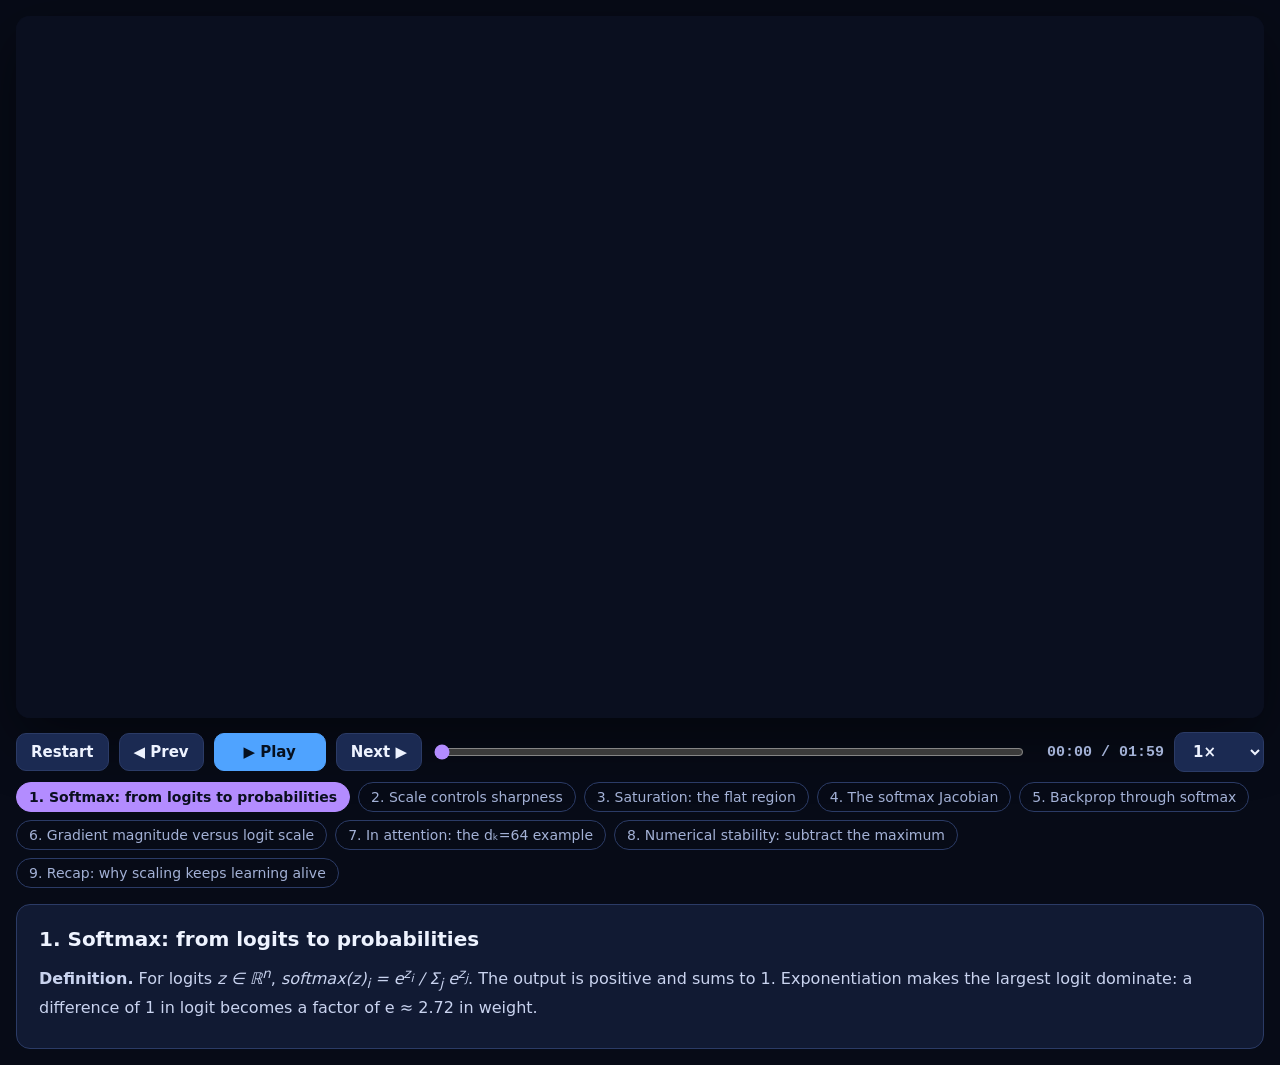
<file: videos/03-softmax-saturation.html>
<!doctype html>
<html lang="en">
<head>
<meta charset="utf-8">
<meta name="viewport" content="width=device-width, initial-scale=1">
<title>Attention 3 · Softmax Saturation and Vanishing Gradients</title>
<link rel="stylesheet" href="../common/anim-kit.css">
</head>
<body>
<div id="app"></div>
<script src="../common/anim-kit.js"></script>
<script>
(function () {
  const { C, W, text, tex, card, arrow, line, pt, grid, bars, plot, lab, rich, para,
          clamp, sm, seg, fmt, softmax, vdot, norm, rng, randn, divMap, seqMap } = AK;

  /* ---------- numbers used throughout ---------- */
  const Z = [2.0, 1.0, 0.1, -1.0];                 // logits for the first example
  const G = [0.9, -0.3, 0.2, -0.8];                // upstream gradient dL/dp (fixed, illustrative)
  const Z0 = [1.0, 0.6, 0.2, -0.4, -0.8];          // logits for the sharpness demo
  const PA = softmax(Z);                           // scale s = 1
  const PB = softmax(Z.map((z) => 6 * z));         // scale s = 6 (saturated)
  const gradZ = (p, g) => { const gb = vdot(p, g); return p.map((pj, j) => pj * (g[j] - gb)); };
  const pmaxAt = (s) => Math.max(...softmax(Z0.map((z) => s * z)));
  const logNormAt = (s) => Math.log10(norm(gradZ(softmax(Z.map((z) => s * z)), G)) + 1e-30);
  let S99 = 20; for (let s = 0; s <= 20; s += 0.05) { if (pmaxAt(s) > 0.99) { S99 = s; break; } }
  const entropy = (p) => -p.reduce((a, pi) => a + (pi > 0 ? pi * Math.log(pi) : 0), 0);
  const sciTex = (x) => { const e = Math.log10(Math.abs(x)), ex = Math.floor(e); return `${(x / Math.pow(10, ex)).toFixed(2)}\\times10^{${ex}}`; };
  const RZ = rng(21);
  const ZR = Array.from({ length: 8 }, () => 8 * randn(RZ));   // unscaled logits, sigma = 8 (d_k = 64)
  const WU = softmax(ZR), WS = softmax(ZR.map((z) => z / 8));
  const group = (c, a, fn) => { if (a <= 0) return; c.save(); c.globalAlpha *= clamp(a); fn(); c.restore(); };
  const KEYLBL = ['k_1', 'k_2', 'k_3', 'k_4', 'k_5', 'k_6', 'k_7', 'k_8'];
  const TOPU = Math.max(...WU), TOPS = Math.max(...WS);

  // Bars that can point up (positive) or down (negative) from a zero line at y0.
  function sbars(c, vals, x, y0, w, h, mx, colors, labels, show) {
    const n = vals.length, gap = 16, bw = (w - gap * (n - 1)) / n;
    line(c, [[x - 6, y0], [x + w + 6, y0]], { color: C.dim, lw: 2 });
    vals.forEach((v, i) => {
      const s = show ? show(i) : 1;
      const hh = (Math.abs(v) / mx) * h * s, bx = x + i * (bw + gap);
      card(c, bx, v >= 0 ? y0 - hh : y0, bw, hh, { fill: colors[i], r: 6 });
      if (s > 0.5) text(c, fmt(v, 1), bx + bw / 2, v >= 0 ? y0 - hh - 18 : y0 + hh + 22, { size: 20, align: 'center', color: C.text });
      lab(c, labels[i], bx + bw / 2, 530, { size: 22, color: C.dim });
    });
  }

  AK.create({
    host: '#app',
    part: 'VIDEO 3 OF 4 · SOFTMAX SATURATION',
    title: 'Softmax saturation',
    scenes: [

      /* ============ 1 ============ */
      {
        title: 'Softmax: from logits to probabilities', dur: 12000, accent: C.acc,
        caption: 'Softmax exponentiates each logit and divides by the total. The output is a probability distribution over the keys.',
        notes: `<p><b>Definition.</b> For logits <i>z ∈ ℝ<sup>n</sup></i>, <i>softmax(z)<sub>i</sub> = e<sup>z<sub>i</sub></sup> / Σ<sub>j</sub> e<sup>z<sub>j</sub></sup></i>. The output is positive and sums to 1. Exponentiation makes the largest logit dominate: a difference of 1 in logit becomes a factor of e ≈ 2.72 in weight.</p>`,
        draw(c, t) {
          const EZ = Z.map(Math.exp);
          const stages = [
            { x: 80, vals: Z, title: 'logits $z_i$', fmt: (v) => fmt(v, 1), max: 2.5, a: 200 },
            { x: 480, vals: EZ, title: '$e^{z_i}$', fmt: (v) => fmt(v, 2), max: 8, a: 3800 },
            { x: 880, vals: PA, title: '$p_i=e^{z_i}/\\sum_j e^{z_j}$', fmt: (v) => fmt(v, 3), max: 1, a: 7600 }
          ];
          stages.forEach((st, k) => {
            const a = sm(t, st.a, st.a + 700);
            group(c, a, () => rich(c, st.title, st.x, 150, { size: 24, color: C.text }));
            const show = (i) => sm(t, st.a + 300 + i * 120, st.a + 900 + i * 120);
            if (k === 0) {
              // Logits can be negative, so bars point down from a zero line.
              sbars(c, st.vals, st.x, 380, 300, 200, 2.5, [C.q, C.k, C.v, C.acc], ['z_1', 'z_2', 'z_3', 'z_4'], show);
            } else {
              bars(c, st.vals, st.x, 500, 300, 270, {
                max: st.max, labels: ['z_1', 'z_2', 'z_3', 'z_4'], fmt: st.fmt,
                colors: [C.q, C.k, C.v, C.acc], show, vsize: 20
              });
            }
            if (k < 2) {
              group(c, sm(t, st.a + 1200, st.a + 1800), () => {
                arrow(c, st.x + 330, 330, st.x + 380, 330, { color: C.gold, lw: 4, head: 16 });
                text(c, k === 0 ? 'exp' : 'normalize', st.x + 355, 300, { size: 20, align: 'center', color: C.gold, bold: true });
              });
            }
          });
          group(c, sm(t, 9000, 9800), () => tex(c, String.raw`\sum_i p_i = 1,\qquad p_i>0`, W / 2, 586, { size: 28, align: 'center' }));
        }
      },

      /* ============ 2 ============ */
      {
        title: 'Scale controls sharpness', dur: 15000, accent: C.k,
        caption: 'Multiply the logits by a scale s and the distribution sharpens. At large s it becomes one-hot. Unscaled attention logits act like a large s.',
        notes: `<p><b>Temperature.</b> <i>softmax(s·z)</i> is the same as softmax at temperature 1/s. The entropy <i>H(p) = −Σ p<sub>i</sub> log p<sub>i</sub></i> measures how spread out the distribution is: it is at its maximum (log 5 ≈ 1.61 nats) for uniform weights and falls to 0 for a one-hot distribution.</p>`,
        draw(c, t) {
          const sc = Math.exp(Math.log(0.5) + (Math.log(20) - Math.log(0.5)) * seg(t, 1000, 13000));
          const p = softmax(Z0.map((z) => sc * z));
          bars(c, p, 120, 500, 620, 300, {
            max: 1, fmt: (v) => fmt(v, 2), labels: ['k_1', 'k_2', 'k_3', 'k_4', 'k_5'],
            colors: [C.q, C.k, C.v, C.acc, C.teal], vsize: 22, lsize: 22
          });
          tex(c, String.raw`\text{weights }p_i(s)`, 120, 150, { size: 26, anchor: 'mid', color: C.dim });
          group(c, sm(t, 400, 1200), () => tex(c, String.raw`p_i(s)=\frac{e^{s\,z_i}}{\sum_j e^{s\,z_j}}`, 800, 178, { size: 30, anchor: 'mid' }));
          text(c, `scale  s = ${fmt(sc, 2)}`, 800, 262, { size: 40, bold: true, color: C.gold });
          text(c, `largest weight  max p = ${fmt(Math.max(...p), 3)}`, 800, 322, { size: 26, color: C.text });
          text(c, `entropy  H(p) = ${fmt(entropy(p), 2)} nats`, 800, 362, { size: 26, color: C.text });
          group(c, sm(t, 6000, 6800), () => tex(c, String.raw`H(p)=-\sum_i p_i\log p_i`, 800, 420, { size: 28, anchor: 'mid' }));
          group(c, sm(t, 7500, 8400), () => para(c, 'Multiplying the logits by s acts like a temperature 1/s. Large s gives a near one-hot distribution.', 800, 456, 420, { size: 21, color: C.dim, lh: 30 }));
        }
      },

      /* ============ 3 ============ */
      {
        title: 'Saturation: the flat region', dur: 12000, accent: C.hot,
        caption: 'Past a point the top weight is almost 1 and barely changes. This is the flat region of softmax, where the slope is nearly zero.',
        notes: `<p><b>Saturation.</b> <i>p<sub>max</sub>(s)</i> rises from about 0.3 to 1 as <i>s</i> grows, but the increase flattens out: beyond about <i>s ≈ ${S99.toFixed(1)}</i> the largest weight exceeds 0.99. The local slope <i>dp<sub>max</sub>/ds</i> is then nearly zero, and so is the gradient.</p>`,
        draw(c, t) {
          const pl = plot(c, 110, 180, 600, 320, {
            xmin: 0, xmax: 20, ymin: 0, ymax: 1, xt: [0, 5, 10, 15, 20], yt: [0, 0.5, 1],
            xlabel: '\\text{logit scale }s', ylabel: '\\max_i p_i'
          });
          // Saturated region
          const xs = pl.X(S99);
          card(c, xs, 180, pl.X(20) - xs, 320, { fill: 'rgba(255,107,107,0.12)', r: 0 });
          text(c, 'saturated: flat, p ≈ one-hot', (xs + pl.X(20)) / 2, 200, { size: 20, bold: true, color: C.hot, align: 'center' });
          const pts = [];
          for (let s = 0; s <= 20; s += 0.2) pts.push([pl.X(s), pl.Y(pmaxAt(s))]);
          line(c, pts, { color: C.gold, lw: 4, dash: null });
          const sCur = 20 * sm(t, 600, 11000);
          const pCur = pmaxAt(sCur);
          line(c, [[pl.X(sCur), pl.Y(0)], [pl.X(sCur), pl.Y(pCur)]], { color: C.dim, lw: 2, dash: [6, 6] });
          pt(c, pl.X(sCur), pl.Y(pCur), 11, C.gold);
          text(c, `s = ${fmt(sCur, 1)},  max p = ${fmt(pCur, 3)}`, 110, 540, { size: 24, color: C.gold, bold: true });
          // Current distribution as bars
          const p = softmax(Z0.map((z) => sCur * z));
          bars(c, p, 790, 470, 400, 220, { max: 1, fmt: (v) => fmt(v, 3), labels: ['1', '2', '3', '4', '5'], colors: [C.gold, C.dim, C.dim, C.dim, C.dim], vsize: 19, lsize: 20 });
          text(c, 'current distribution', 990, 210, { size: 24, bold: true, align: 'center', color: C.text });
          group(c, sm(t, 4000, 5000), () => tex(c, String.raw`\frac{\partial p_{\max}}{\partial s}\approx 0\quad\text{once }p_{\max}\approx 1`, 990, 262, { size: 26, anchor: 'mid', color: C.hot }));
        }
      },

      /* ============ 4 ============ */
      {
        title: 'The softmax Jacobian', dur: 14000, accent: C.q,
        caption: 'The gradient of softmax is its Jacobian: $\\partial p_i/\\partial z_j = p_i(\\delta_{ij}-p_j)$. Its entries are set by the probabilities themselves.',
        notes: `<p><b>Jacobian.</b> <i>∂p<sub>i</sub>/∂z<sub>j</sub> = p<sub>i</sub>(δ<sub>ij</sub> − p<sub>j</sub>)</i>, which in matrix form is <i>J = diag(p) − p p<sup>T</sup></i>. Each entry is a product of probabilities, so when one probability is close to 1 the others are close to 0 and every entry is small. Case A is softmax(z), case B is softmax(6z).</p>`,
        draw(c, t) {
          tex(c, String.raw`J=\operatorname{diag}(p)-pp^{\top},\qquad \frac{\partial p_i}{\partial z_j}=p_i(\delta_{ij}-p_j)`, W / 2, 150, { size: 30, align: 'center', anchor: 'mid' });
          const jac = (p) => p.map((pi, i) => p.map((pj, j) => pi * ((i === j ? 1 : 0) - pj)));
          const JA = jac(PA), JB = jac(PB);
          const frob = (M) => Math.sqrt(M.flat().reduce((a, v) => a + v * v, 0));
          const panels = [
            { x: 150, J: JA, p: PA, title: 'Case A: $s=1$, $p=\\mathrm{softmax}(z)$', col: C.teal, fn: frob(JA) },
            { x: 700, J: JB, p: PB, title: 'Case B: $s=6$, $p=\\mathrm{softmax}(6z)$', col: C.hot, fn: frob(JB) }
          ];
          // grids are placed lower so the probability line above them stays clear
          panels.forEach((P, k) => {
            const a = sm(t, 300 + k * 3800, 900 + k * 3800);
            group(c, a, () => {
              rich(c, P.title, P.x - 30, 200, { size: 22, color: P.col, bold: true });
              tex(c, String.raw`p=(${P.p.map((v) => fmt(v, 3)).join(', ')})`, P.x - 30, 232, { size: 20, anchor: 'mid', color: C.dim });
            });
            const reveal = (i, j) => sm(t, 1600 + k * 3800 + (i * 4 + j) * 180, 1600 + k * 3800 + (i * 4 + j) * 180 + 350);
            grid(c, P.J, P.x, 288, 96, 52, {
              max: 0.25, d: 3, size: 19, cmap: (v) => divMap(v, 0.25, C.hot, C.gold), ink: (v) => (Math.abs(v) / 0.25 > 0.45 ? C.ink : C.text),
              show: reveal, rows: ['1', '2', '3', '4'], cols: ['1', '2', '3', '4'], lcolor: C.dim
            });
            group(c, sm(t, 5200 + k * 3000, 5800 + k * 3000), () => {
              rich(c, `$\\lVert J\\rVert_F = ${fmt(P.fn, 3)}$`, P.x, 526, { size: 26, color: P.col, bold: true });
            });
          });
          group(c, sm(t, 11300, 12200), () => {
            para(c, 'With one probability near 1 (case B), every entry of J is near 0. The colour scale is the same in both grids.', 110, 560, 1060, { size: 21, color: C.dim, lh: 30 });
          });
        }
      },

      /* ============ 5 ============ */
      {
        title: 'Backprop through softmax', dur: 16000, accent: C.v,
        caption: 'Backprop gives each logit its gradient: $p_j$ times $(g_j$ minus the weighted average of $g)$. A small $p_j$ kills the signal, and saturation kills it everywhere.',
        notes: `<p><b>Vector–Jacobian product.</b> Given the upstream gradient <i>g = ∂L/∂p</i>, the gradient to the logits is <i>∂L/∂z<sub>j</sub> = Σ<sub>i</sub> g<sub>i</sub> p<sub>i</sub>(δ<sub>ij</sub> − p<sub>j</sub>) = p<sub>j</sub>(g<sub>j</sub> − Σ<sub>i</sub> p<sub>i</sub> g<sub>i</sub>)</i>. The term Σ p<sub>i</sub>g<sub>i</sub> is the average upstream gradient under the weights. Because every term carries a factor p<sub>j</sub>, saturation shrinks the whole gradient.</p>`,
        draw(c, t) {
          // Upstream gradient
          rich(c, '$g=\\partial L/\\partial p$', 110, 166, { size: 24, color: C.text });
          grid(c, [G], 330, 146, 92, 44, { max: 1, d: 2, size: 20, cmap: (v) => divMap(v, 1, C.hot, C.v), ink: () => C.text, rows: [], cols: ['1', '2', '3', '4'], lcolor: C.dim });
          tex(c, String.raw`\frac{\partial L}{\partial z_j}=p_j\big(g_j-\mathrm{avg}\big),\qquad \mathrm{avg}=\sum_i p_i g_i`, 800, 166, { size: 26, anchor: 'mid' });
          const cases = [
            { x: 80, p: PA, name: 'Case A: $s=1$', col: C.teal },
            { x: 650, p: PB, name: 'Case B: $s=6$', col: C.hot }
          ];
          const result = [];
          cases.forEach((cs, k) => {
            const pb = cs.p, gb = vdot(pb, G), diff = G.map((g) => g - gb), dz = gradZ(pb, G);
            result.push({ dz, nrm: norm(dz) });
            const t0 = 1200 + k * 6400;
            const a = sm(t, t0 - 600, t0);
            group(c, a, () => rich(c, cs.name + '   $\\mathrm{avg}=' + fmt(gb, 3) + '$', cs.x, 244, { size: 22, color: cs.col, bold: true }));
            const hdr = ['$p_j$', '$g_j-\\mathrm{avg}$', '$\\partial L/\\partial z_j$'];
            hdr.forEach((h, m) => group(c, a, () => rich(c, h, cs.x + 110 + m * 90 + 6, 276, { size: 18, color: C.dim })));
            for (let j = 0; j < 4; j++) {
              const rj = sm(t, t0 + j * 700, t0 + j * 700 + 500);
              const y = 294 + j * 52;
              group(c, rj, () => lab(c, `j{=}${j + 1}`, cs.x + 80, y + 24, { size: 19, color: C.dim }));
              grid(c, [[pb[j], diff[j], dz[j]]], cs.x + 110, y, 90, 44, {
                max: 0.4, d: 3, size: 18,
                cmap: (v, i, jj) => (jj === 0 ? seqMap(v) : jj === 1 ? divMap(v, 1.3, C.hot, C.v) : divMap(v, 0.3, C.hot, C.v)),
                ink: (v) => (Math.abs(v) > 0.2 ? C.ink : C.text),
                show: (_, m) => rj
              });
            }
            const nrm = norm(dz);
            group(c, sm(t, t0 + 3200, t0 + 3900), () => {
              tex(c, String.raw`\big\lVert \partial L/\partial z\big\rVert = ${sciTex(nrm)}`, cs.x + 110, 516, { size: 24, anchor: 'mid', color: cs.col });
            });
          });
          group(c, sm(t, 12500, 13300), () => {
            text(c, `Case B's gradient is ${fmt(result[0].nrm / result[1].nrm, 0)}× smaller than case A's: the signal to W_Q and W_K is almost gone.`, 80, 560, { size: 22, color: C.gold, bold: true });
          });
        }
      },

      /* ============ 6 ============ */
      {
        title: 'Gradient magnitude versus logit scale', dur: 14000, accent: C.hot,
        caption: 'As the logit scale grows, the gradient shrinks exponentially. Learning stalls exactly where attention is most in need of changing.',
        notes: `<p><b>Exponential decay.</b> For large <i>s</i> the probabilities are approximately one-hot at the largest logit, and the other probabilities decay like e<sup>−s·Δz</sup>. Every gradient component carries one of these factors, so the gradient norm falls exponentially with s. The plot shows log₁₀ of the gradient norm for the fixed upstream gradient <i>g</i>.</p>`,
        draw(c, t) {
          const pl = plot(c, 110, 170, 640, 340, {
            xmin: 0, xmax: 12, ymin: -6, ymax: 0, xt: [0, 2, 4, 6, 8, 10, 12], yt: [-6, -4, -2, 0],
            xlabel: '\\text{logit scale }s', ylabel: '\\log_{10}\\lVert\\partial L/\\partial z\\rVert'
          });
          const sat = pl.X(4);
          card(c, sat, 170, pl.X(12) - sat, 340, { fill: 'rgba(255,107,107,0.10)', r: 0 });
          text(c, 'saturated region', (sat + pl.X(12)) / 2, 190, { size: 20, bold: true, color: C.hot, align: 'center' });
          const pts = [];
          for (let s = 0.2; s <= 12.0001; s += 0.1) pts.push([pl.X(s), pl.Y(logNormAt(s))]);
          const reveal = Math.floor(seg(t, 500, 12000) * pts.length);
          line(c, pts.slice(0, Math.max(2, reveal)), { color: C.gold, lw: 4 });
          const sCur = 0.2 + (12 - 0.2) * sm(t, 500, 12000);
          const nCur = Math.pow(10, logNormAt(sCur));
          pt(c, pl.X(sCur), pl.Y(logNormAt(sCur)), 11, C.gold);
          group(c, sm(t, 800, 1500), () => tex(c, String.raw`s=${fmt(sCur, 2)}`, pl.X(sCur) + 16, pl.Y(logNormAt(sCur)) - 26, { size: 24, color: C.gold, anchor: 'mid' }));
          // Readouts
          const pCur = softmax(Z.map((z) => sCur * z));
          group(c, sm(t, 600, 1200), () => tex(c, String.raw`\frac{\partial L}{\partial z_j}=p_j\Big(g_j-\sum_i p_i g_i\Big)`, 800, 200, { size: 28, anchor: 'mid' }));
          text(c, `max p = ${fmt(Math.max(...pCur), 4)}`, 800, 290, { size: 26, color: C.text });
          group(c, sm(t, 1200, 1800), () => tex(c, String.raw`\lVert\partial L/\partial z\rVert=${sciTex(nCur)}`, 800, 340, { size: 26, anchor: 'mid', color: C.gold }));
          group(c, sm(t, 6000, 7000), () => para(c, 'Gradients to $W_Q$ and $W_K$ pass through this factor. In the saturated region they are essentially zero, so the attention pattern stops changing.', 800, 400, 420, { size: 22, color: C.text, lh: 32 }));
        }
      },

      /* ============ 7 ============ */
      {
        title: 'In attention: the $d_k=64$ example', dur: 14000, accent: C.k,
        caption: `With $d_k=64$ and no scaling, the largest weight is ${fmt(TOPU, 2)}: one key takes essentially all of it. Dividing by $\\sqrt{64}=8$ brings it down to ${fmt(TOPS, 2)}.`,
        notes: `<p><b>Concrete case.</b> The eight logits are drawn with standard deviation 8 (= √64), as unscaled dot products of 64-dimensional unit-variance vectors would be. The right panel divides by 8. The largest weight is ${fmt(TOPU, 2)} unscaled and ${fmt(TOPS, 2)} after scaling. Scaling is not the whole story: the logits are still spread, so the scaled weights are only moderately peaked. The numbers come from a fixed random seed so the picture is reproducible.</p>`,
        draw(c, t) {
          const topU = Math.max(...WU), topS = Math.max(...WS);
          rich(c, 'unscaled: $q\\cdot k$, with $\\sigma=8$', 70, 178, { size: 24, color: C.hot, bold: true });
          rich(c, 'scaled: $(q\\cdot k)/\\sqrt{64}$', 660, 178, { size: 24, color: C.v, bold: true });
          bars(c, WU, 80, 480, 500, 240, {
            max: 1, fmt: (v) => fmt(v, 2), labels: KEYLBL, colors: WU.map((_, i) => (i === WU.indexOf(topU) ? C.hot : C.dim)),
            show: (i) => sm(t, 800 + i * 150, 1400 + i * 150), vsize: 19, lsize: 18
          });
          bars(c, WS, 660, 480, 540, 240, {
            max: 1, fmt: (v) => fmt(v, 2), labels: KEYLBL, colors: WS.map((_, i) => (i === WS.indexOf(topS) ? C.v : C.dim)),
            show: (i) => sm(t, 5000 + i * 150, 5600 + i * 150), vsize: 19, lsize: 18
          });
          group(c, sm(t, 3000, 3800), () => text(c, `largest weight = ${fmt(topU, 2)}`, 330, 550, { size: 24, bold: true, color: C.hot, align: 'center' }));
          group(c, sm(t, 8600, 9400), () => text(c, `largest weight = ${fmt(topS, 2)}`, 930, 550, { size: 24, bold: true, color: C.v, align: 'center' }));
          group(c, sm(t, 10000, 10800), () => tex(c, String.raw`s_{ij}=\frac{q_i\cdot k_j}{\sqrt{d_k}}`, W / 2, 582, { size: 30, align: 'center' }));
        }
      },

      /* ============ 8 ============ */
      {
        title: 'Numerical stability: subtract the maximum', dur: 12000, accent: C.gold,
        caption: 'Subtract the maximum logit before exponentiating. Softmax is shift-invariant, so the result is unchanged, but exp can no longer overflow.',
        notes: `<p><b>Shift invariance.</b> <i>softmax(z − c·1) = softmax(z)</i> for any constant c, because the factor e<sup>−c</sup> cancels in numerator and denominator. Choosing c = max z keeps every exponent ≤ 0, so exp is at most 1. Float32 overflows above about 88.7 and underflows to exactly 0 below about −104. Underflowed probabilities also have zero gradient.</p>`,
        draw(c, t) {
          const zs = [1000, 999, 998];
          const mx = Math.max(...zs);
          const stab = zs.map((z) => z - mx);
          const ex = stab.map(Math.exp);
          const pst = softmax(zs);
          // Left: naive
          rich(c, 'naive: $e^{z_i}$ with $z=(1000,\\,999,\\,998)$', 70, 178, { size: 22, color: C.hot, bold: true });
          zs.forEach((z, i) => {
            const a = sm(t, 600 + i * 300, 1100 + i * 300);
            group(c, a, () => {
              card(c, 110 + i * 150, 430 - 240, 110, 240, { fill: C.panel2, stroke: C.hot, lw: 2, r: 12 });
              text(c, '∞', 165 + i * 150, 360, { size: 60, bold: true, align: 'center', color: C.hot });
              lab(c, `e^{${z}}`, 165 + i * 150, 470, { size: 22, color: C.text });
            });
          });
          group(c, sm(t, 2000, 2600), () => {
            card(c, 110, 500, 420, 60, { fill: 'rgba(255,107,107,0.15)', stroke: C.hot, lw: 2.5, r: 14 });
            text(c, '∞ / ∞ = NaN  (overflow)', 320, 530, { size: 26, bold: true, align: 'center', color: C.hot });
          });
          // Right: stable
          rich(c, 'stable: $e^{z_i-\\max\\,z}$', 680, 178, { size: 22, color: C.v, bold: true });
          stab.forEach((s, i) => {
            const a = sm(t, 3200 + i * 400, 3800 + i * 400);
            group(c, a, () => {
              const h = clamp(ex[i]) * 200;
              card(c, 720 + i * 150, 430 - h, 110, h, { fill: C.v, r: 10 });
              lab(c, `${fmt(s, 0)}`, 775 + i * 150, 452, { size: 22, color: C.text });
              text(c, fmt(ex[i], 3), 775 + i * 150, 430 - h - 20, { size: 22, color: C.v, bold: true, align: 'center' });
            });
          });
          group(c, sm(t, 5000, 5800), () => {
            text(c, `softmax = (${pst.map((v) => fmt(v, 3)).join(', ')})`, 680, 520, { size: 24, color: C.v, bold: true });
          });
          group(c, sm(t, 6200, 7000), () => tex(c, String.raw`\operatorname{softmax}(z)=\operatorname{softmax}(z-c\mathbf{1}),\qquad c=\max_j z_j`, W / 2, 586, { size: 28, align: 'center' }));
        }
      },

      /* ============ 9 ============ */
      {
        title: 'Recap: why scaling keeps learning alive', dur: 10000, accent: C.v,
        caption: 'Unscaled logits saturate softmax and starve $W_Q$ and $W_K$ of gradient. Scaling by $1/\\sqrt{d_k}$ keeps logits $O(1)$, so softmax stays in its useful range.',
        notes: `<p><b>Summary.</b> Unscaled attention logits have spread √d<sub>k</sub>. That pushes softmax into its saturated, flat region where ∂p/∂z ≈ 0 and the gradient to the query and key projections vanishes. Dividing by √d<sub>k</sub> and subtracting the maximum inside softmax are the two standard fixes. Modern LLMs add further stabilizers such as QK-normalization.</p>`,
        draw(c, t) {
          const rowsDef = [
            { y: 200, title: 'Without scaling', col: C.hot, steps: ['logits spread $\\sim\\sqrt{d_k}$', 'softmax saturates', '$\\partial p/\\partial z\\to 0$', '$W_Q, W_K$ stop learning'] },
            { y: 370, title: 'With $1/\\sqrt{d_k}$', col: C.v, steps: ['logits are $O(1)$', 'softmax stays soft', '$\\partial p/\\partial z$ healthy', '$W_Q, W_K$ keep learning'] }
          ];
          rowsDef.forEach((row, r) => {
            const a = sm(t, r * 3600, r * 3600 + 800);
            group(c, a, () => rich(c, row.title, 100, row.y - 34, { size: 24, color: row.col, bold: true }));
            row.steps.forEach((s, i) => {
              const ai = sm(t, r * 3600 + 900 + i * 700, r * 3600 + 1500 + i * 700);
              const x = 100 + i * 280;
              group(c, ai, () => {
                card(c, x, row.y, 240, 100, { fill: C.panel, stroke: row.col, lw: 2.5, r: 16 });
                rich(c, s, x + 16, row.y + 50, { size: 21, color: C.text });
              });
              if (i < 3) {
                group(c, sm(t, r * 3600 + 1200 + i * 700, r * 3600 + 1600 + i * 700), () => arrow(c, x + 246, row.y + 50, x + 274, row.y + 50, { color: row.col, lw: 3, head: 10 }));
              }
            });
          });
          group(c, sm(t, 7600, 8400), () => tex(c, String.raw`\text{Fix: }\mathrm{softmax}\left(\frac{QK^{\top}}{\sqrt{d_k}}-c\mathbf{1}\right)`, W / 2, 540, { size: 30, align: 'center' }));
        }
      }
    ]
  });
})();
</script>
</body>
</html>
</file>
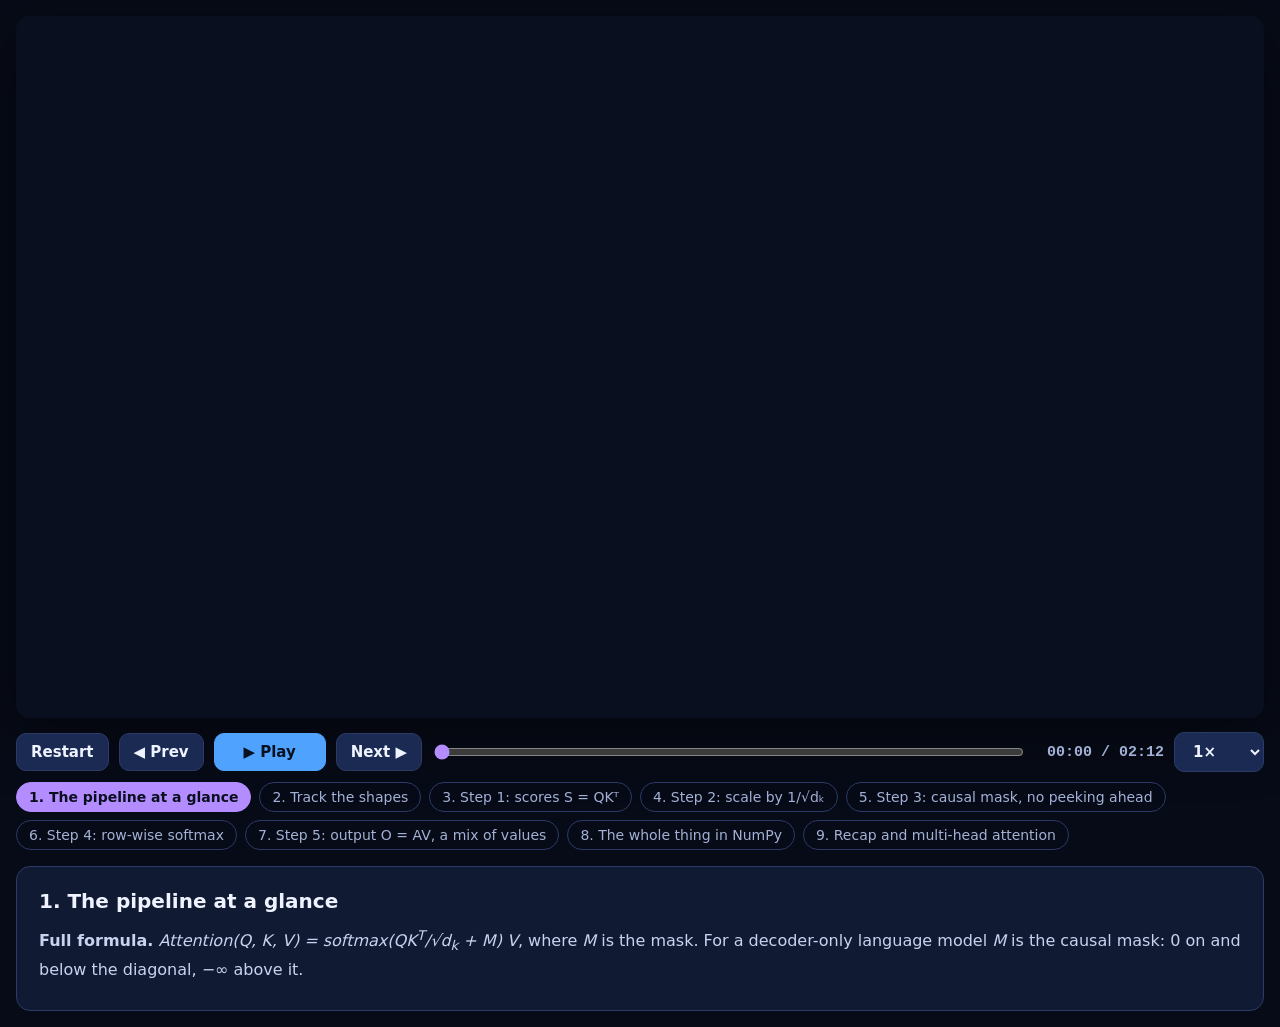
<file: videos/04-scaled-dot-product-attention.html>
<!doctype html>
<html lang="en">
<head>
<meta charset="utf-8">
<meta name="viewport" content="width=device-width, initial-scale=1">
<title>Attention 4 · Scaled Dot-Product Attention, End to End</title>
<link rel="stylesheet" href="../common/anim-kit.css">
</head>
<body>
<div id="app"></div>
<script src="../common/anim-kit.js"></script>
<script>
(function () {
  const { C, W, text, tex, card, arrow, line, pt, glow, flowDot, block, lab, rich, para, measure,
          clamp, sm, seg, fmt, mix, matmul, transpose, vdot, softmax, divMap, seqMap, lerp } = AK;

  const MONO = '"JetBrains Mono", "DejaVu Sans Mono", "Liberation Mono", Consolas, monospace';

  /* ---------- toy numbers (same as video 1; d_k = d_v = 4, n = 5) ---------- */
  const TOKENS = ['animal', 'street', 'it', 'was', 'tired'];
  const Q = [[0.3, 0.9, 0.1, 0.2], [0.1, 0.2, 0.8, 0.1], [1.2, 0.4, -0.3, 0.9], [0.2, 0.5, 0.4, 0.3], [0.6, 0.1, 0.5, -0.2]];
  const K = [[1.1, 0.5, -0.2, 0.8], [-0.4, 1.0, 0.7, -0.1], [0.2, -0.3, 0.6, 0.1], [0.1, 0.4, 0.0, 0.5], [0.6, -0.2, 0.1, 0.3]];
  const V = [[1.0, 0.0, 0.2, 0.0], [0.0, 1.0, 0.0, 0.3], [0.3, 0.3, 0.3, 0.3], [0.0, 0.2, 0.9, 0.0], [0.2, 0.0, 0.0, 1.0]];
  const DK = 4, SCALE = Math.sqrt(DK);
  const S = matmul(Q, transpose(K));                                          // raw scores
  const SS = S.map((r) => r.map((v) => v / SCALE));                           // scaled scores
  const MASKED = SS.map((r, i) => r.map((v, j) => (j <= i ? v : -Infinity))); // causal mask M
  const A = MASKED.map((r) => softmax(r));                                   // row-wise weights
  const O = matmul(A, V);                                                    // output

  /* ---------- drawing helpers ---------- */
  const group = (c, a, fn) => { if (a <= 0) return; c.save(); c.globalAlpha *= clamp(a); fn(); c.restore(); };
  // Generic grid: cell(i, j) -> {text, fill, ink, hl, hatch, a}
  function tgrid(c, rows, cols, x, y, cw, ch, cell, rowLabels, colLabels, lsize = 19) {
    for (let i = 0; i < rows; i++) for (let j = 0; j < cols; j++) {
      const k = cell(i, j) || {};
      const fx = x + j * cw + 2, fy = y + i * ch + 2, fw = cw - 4, fh = ch - 4, a = k.a ?? 1;
      card(c, fx, fy, fw, fh, { fill: C.panel2, r: 7, alpha: a });
      if (k.fill) card(c, fx, fy, fw, fh, { fill: k.fill, r: 7, alpha: a });
      if (k.hatch) {
        c.save(); c.globalAlpha *= a;
        c.beginPath(); c.rect(fx, fy, fw, fh); c.clip();
        c.strokeStyle = 'rgba(160,175,215,0.22)'; c.lineWidth = 2;
        for (let s = -fh; s < fw; s += 9) { c.beginPath(); c.moveTo(fx + s, fy + fh); c.lineTo(fx + s + fh, fy); c.stroke(); }
        c.restore();
      }
      if (k.text) text(c, k.text, fx + fw / 2, fy + fh / 2, { size: k.size || 19, align: 'center', color: k.ink || C.text, alpha: a, bold: k.bold });
      if (k.hl) card(c, fx, fy, fw, fh, { fill: null, stroke: k.hl, lw: 4, r: 7, alpha: a });
    }
    (rowLabels || []).forEach((s, i) => lab(c, s, x - 14, y + i * ch + ch / 2, { size: lsize, align: 'right', color: C.dim }));
    (colLabels || []).forEach((s, j) => lab(c, s, x + j * cw + cw / 2, y - 16, { size: lsize, color: C.dim }));
  }
  // Matrix drawn to scale: r rows x cc columns, 18 px per element.
  function matBox(c, x, y, r, cc, color, label, dims, a = 1) {
    const w = cc * 18, h = r * 18;
    group(c, a, () => {
      card(c, x, y, w, h, { fill: color, r: 4, alpha: 0.28 });
      c.save(); c.strokeStyle = color; c.globalAlpha *= 0.5; c.lineWidth = 1;
      for (let j = 1; j < cc; j++) { c.beginPath(); c.moveTo(x + j * 18, y); c.lineTo(x + j * 18, y + h); c.stroke(); }
      for (let i = 1; i < r; i++) { c.beginPath(); c.moveTo(x, y + i * 18); c.lineTo(x + w, y + i * 18); c.stroke(); }
      c.restore();
      card(c, x, y, w, h, { fill: null, stroke: color, lw: 2.5, r: 4 });
      lab(c, label, x + w / 2, y - 22, { size: 26, color });
      lab(c, dims, x + w / 2, y + h + 20, { size: 19, color: C.dim });
    });
    return { w, h };
  }
  // Single-line code with a small syntax highlighter.
  function codeLine(c, s, x, y, size) {
    const re = /(#.*$)|('[^']*'|"[^"]*")|(\b\d+(?:\.\d+)?\b)|(\b(?:def|return|if|import|as|None|True|False|for|in|else|not)\b)|([A-Za-z_]\w*)|(\s+|.)/g;
    let m, cx = x;
    const adv = (t, col) => { text(c, t, cx, y, { size, family: MONO, color: col }); cx += measure(t, size, { family: MONO }); };
    while ((m = re.exec(s))) {
      const [tok, com, str, num, kw] = m;
      if (com) adv(com, C.faint); else if (str) adv(str, C.v); else if (num) adv(num, C.gold);
      else if (kw) adv(kw, C.acc); else adv(tok, C.text);
    }
  }

  const CODE = [
    'import numpy as np',
    '',
    'def softmax(x, axis=-1):',
    '    x = x - x.max(axis=axis, keepdims=True)   # stability',
    '    e = np.exp(x)',
    '    return e / e.sum(axis=axis, keepdims=True)',
    '',
    'def scaled_dot_product_attention(Q, K, V, causal=True):',
    '    d_k = Q.shape[-1]',
    '    S = Q @ K.T / np.sqrt(d_k)                 # (n, n) scores',
    '    if causal:',
    '        n = S.shape[0]',
    '        mask = np.triu(np.ones((n, n), dtype=bool), k=1)',
    '        S = np.where(mask, -np.inf, S)         # hide future tokens',
    '    A = softmax(S, axis=-1)                    # rows sum to 1',
    '    return A @ V, A                            # (n, d_v), (n, n)'
  ];

  AK.create({
    host: '#app',
    part: 'VIDEO 4 OF 4 · SCALED DOT-PRODUCT ATTENTION',
    title: 'Scaled dot-product attention, end to end',
    scenes: [

      /* ============ 1 ============ */
      {
        title: 'The pipeline at a glance', dur: 12000, accent: C.acc,
        caption: 'Scaled dot-product attention: three projections, one score matrix, a masked row-wise softmax, and a weighted sum. All matrix operations.',
        notes: `<p><b>Full formula.</b> <i>Attention(Q, K, V) = softmax(QK<sup>T</sup>/√d<sub>k</sub> + M) V</i>, where <i>M</i> is the mask. For a decoder-only language model <i>M</i> is the causal mask: 0 on and below the diagonal, −∞ above it.</p>`,
        draw(c, t) {
          const steps = [
            { x: 52, w: 150, t: 'Input X', s: 'n\\times d_{\\text{model}}', col: C.dim },
            { x: 252, w: 200, t: 'Q · K · V', s: 'XW_Q,\\;XW_K,\\;XW_V', col: C.q },
            { x: 502, w: 236, t: 'Scores', s: 'S=QK^{\\top}/\\sqrt{d_k}', col: C.teal },
            { x: 788, w: 236, t: 'Weights', s: '\\mathrm{softmax}(S+M)', col: C.v },
            { x: 1074, w: 150, t: 'Output', s: 'O = AV', col: C.gold }
          ];
          steps.forEach((st, i) => {
            const a = sm(t, 300 + i * 450, 900 + i * 450);
            group(c, a, () => block(c, st.x, 220, st.w, 120, st.t, { bar: st.col, stroke: st.col, lw: 2.5, size: 24, sub: st.s, ssize: 19 }));
            if (i < steps.length - 1) {
              const x1 = st.x + st.w + 4, x2 = steps[i + 1].x - 4;
              arrow(c, x1, 280, x2, 280, { color: C.faint, lw: 3, alpha: sm(t, 700 + i * 450, 1100 + i * 450), head: 12 });
              const p = seg(t, 2600 + i * 350, 3700 + i * 350);
              if (p > 0 && p < 1) flowDot(c, x1, 280, x2, 280, p, C.gold, 6);
            }
          });
          group(c, sm(t, 5200, 6000), () => tex(c, String.raw`\mathrm{Attention}(Q,K,V)=\mathrm{softmax}\left(\frac{QK^{\top}}{\sqrt{d_k}}+M\right)V`, W / 2, 430, { size: 36, align: 'center' }));
          const chips = [['n', 'number of tokens'], ['d_k', 'query and key width'], ['M', 'mask: 0 or −∞']];
          chips.forEach(([sym, desc], i) => {
            const a = sm(t, 7600 + i * 500, 8100 + i * 500);
            group(c, a, () => {
              const x = 180 + i * 330;
              card(c, x, 500, 300, 70, { fill: C.panel, stroke: C.line, lw: 2, r: 16 });
              tex(c, sym, x + 26, 535, { size: 28, anchor: 'mid', color: C.gold });
              text(c, desc, x + 66, 535, { size: 21, color: C.text });
            });
          });
        }
      },

      /* ============ 2 ============ */
      {
        title: 'Track the shapes', dur: 14000, accent: C.q,
        caption: 'Shapes decide everything. Inner dimensions must match: (n × d)(d × m) gives (n × m). Here $n=5$ and $d_k=4$.',
        notes: `<p><b>Shape rules.</b> <i>X</i> is <i>n × d<sub>model</sub></i>; <i>W<sub>Q</sub></i> is <i>d<sub>model</sub> × d<sub>k</sub></i>, so <i>Q</i> is <i>n × d<sub>k</sub></i>. <i>K<sup>T</sup></i> is <i>d<sub>k</sub> × n</i>, so <i>S</i> is <i>n × n</i>. <i>A</i> is <i>n × n</i>, <i>V</i> is <i>n × d<sub>v</sub></i>, and the output <i>O</i> is <i>n × d<sub>v</sub></i>. The figure is drawn to scale: 18 px per element.</p>`,
        draw(c, t) {
          // Row 1: X · W_Q = Q
          group(c, sm(t, 400, 1200), () => matBox(c, 60, 186, 5, 8, C.dim, 'X', 'n\\times d_{\\text{model}}', 1));
          const a1 = sm(t, 1200, 1800);
          group(c, a1, () => tex(c, '\\times', 226, 236, { size: 34, align: 'center' }));
          group(c, sm(t, 1600, 2400), () => matBox(c, 244, 186, 8, 4, C.q, 'W_Q', 'd_{\\text{model}}\\times d_k', 1));
          group(c, sm(t, 2600, 3200), () => tex(c, '=', 340, 236, { size: 34, align: 'center' }));
          group(c, sm(t, 3000, 3800), () => matBox(c, 362, 186, 5, 4, C.q, 'Q', 'n × d_k', 1));
          // Row 2: Q · Kᵀ = S
          group(c, sm(t, 4800, 5400), () => matBox(c, 620, 186, 5, 4, C.q, 'Q', 'n × d_k', 1));
          group(c, sm(t, 5400, 6000), () => tex(c, '\\times', 706, 236, { size: 34, align: 'center' }));
          group(c, sm(t, 5800, 6400), () => matBox(c, 728, 216, 4, 5, C.k, 'Kᵀ', 'd_k × n', 1));
          group(c, sm(t, 6800, 7400), () => tex(c, '=', 840, 236, { size: 34, align: 'center' }));
          group(c, sm(t, 7200, 8000), () => matBox(c, 866, 186, 5, 5, C.teal, 'S', 'n × n', 1));
          // Row 3: A · V = O
          group(c, sm(t, 8800, 9400), () => matBox(c, 60, 426, 5, 5, C.v, 'A', 'n × n', 1));
          group(c, sm(t, 9400, 10000), () => tex(c, '\\times', 166, 476, { size: 34, align: 'center' }));
          group(c, sm(t, 9800, 10400), () => matBox(c, 184, 426, 5, 4, C.gold, 'V', 'n × d_v', 1));
          group(c, sm(t, 10800, 11400), () => tex(c, '=', 276, 476, { size: 34, align: 'center' }));
          group(c, sm(t, 11200, 11800), () => matBox(c, 300, 426, 5, 4, C.gold, 'O', 'n × d_v', 1));
          group(c, sm(t, 11800, 12600), () => {
            card(c, 640, 400, 580, 176, { fill: C.panel, stroke: C.line, lw: 2, r: 18 });
            para(c, 'Shape rule: the inner dimensions must agree, and the result takes the outer ones. $(n\\times d_k)(d_k\\times n)=(n\\times n)$. The score matrix is square, one row per query, one column per key.', 664, 422, 530, { size: 21, color: C.text, lh: 30 });
          });
        }
      },

      /* ============ 3 ============ */
      {
        title: 'Step 1: scores S = QKᵀ', dur: 16000, accent: C.teal,
        caption: 'Entry $S_{ij}=q_i\\cdot k_j$. Every token scores every token in one matrix multiplication. Row $i$ is the query of token $i$.',
        notes: `<p><b>Reading the matrix.</b> Row <i>i</i> is the query of token <i>i</i>; column <i>j</i> is the key of token <i>j</i>. The entries are unscaled dot products. Row "it" is the one used in the earlier videos: 2.30 for "animal", −0.38 for "street", 0.03 for "it", 0.73 for "was" and 0.88 for "tired".</p>`,
        draw(c, t) {
          const x0 = 360, y0 = 196, cw = 96, ch = 56;
          group(c, sm(t, 200, 800), () => tex(c, String.raw`S=QK^{\top}`, 60, 230, { size: 40, align: 'left' }));
          group(c, sm(t, 600, 1200), () => tex(c, String.raw`S_{ij}=q_i\cdot k_j`, 60, 300, { size: 30, align: 'left', color: C.teal }));
          group(c, sm(t, 1000, 1600), () => text(c, 'row i = query of token i', 60, 350, { size: 20, color: C.dim }));
          group(c, sm(t, 1000, 1600), () => text(c, 'column j = key of token j', 60, 380, { size: 20, color: C.dim }));
          const rowRev = (i) => 1500 + i * 2300;
          tgrid(c, 5, 5, x0, y0, cw, ch, (i, j) => {
            const s0 = rowRev(i) + j * 300;
            const a = sm(t, s0, s0 + 300);
            const v = S[i][j];
            const active = t >= rowRev(i) && t < rowRev(i) + 2300 && j === Math.min(4, Math.floor(seg(t, rowRev(i), rowRev(i) + 2300) * 5));
            return { text: a > 0 ? fmt(v, 2) : '', fill: a > 0 ? divMap(v, 2.4, C.hot, C.teal) : null, a: 1, ink: C.text, hl: active ? C.gold : null };
          }, TOKENS, TOKENS, 20);
          // Right panel: the "it" row in words
          group(c, sm(t, 4700, 5400), () => {
            card(c, 860, 190, 360, 300, { fill: C.panel, stroke: C.line, lw: 2, r: 18 });
            text(c, 'row "it" (i = 3)', 884, 220, { size: 22, bold: true, color: C.gold });
            S[2].forEach((v, j) => {
              const a = sm(t, 5000 + j * 350, 5350 + j * 350);
              group(c, a, () => {
                text(c, `it · ${TOKENS[j]}`, 884, 262 + j * 40, { size: 21, color: C.text });
                text(c, fmt(v, 2), 1196, 262 + j * 40, { size: 21, bold: true, color: v >= 0 ? C.teal : C.hot, align: 'right' });
              });
            });
          });
        }
      },

      /* ============ 4 ============ */
      {
        title: 'Step 2: scale by $1/\\sqrt{d_k}$', dur: 12000, accent: C.k,
        caption: 'Divide every score by $\\sqrt{d_k}=\\sqrt{4}=2$ here. Real heads with $d_k=64$ divide by $8$. The scaling keeps logits at $O(1)$.',
        notes: `<p><b>Why.</b> If the entries of <i>q</i> and <i>k</i> have unit variance, then <i>q·k</i> has variance <i>d<sub>k</sub></i>. Dividing by <i>√d<sub>k</sub></i> brings the variance back to 1 (video 2). Here <i>d<sub>k</sub></i> = 4, so every score is halved. The raw matrix from the previous step is shown faded for comparison.</p>`,
        draw(c, t) {
          const p = sm(t, 1000, 6000);
          const x0 = 360, y0 = 196, cw = 96, ch = 56;
          tgrid(c, 5, 5, x0, y0, cw, ch, (i, j) => {
            const v = lerp(S[i][j], SS[i][j], p);
            return { text: fmt(v, 2), fill: divMap(v, 2.4, C.hot, C.teal), ink: C.text };
          }, TOKENS, TOKENS, 20);
          group(c, sm(t, 500, 1200), () => tex(c, String.raw`\frac{S}{\sqrt{d_k}}=\frac{S}{\sqrt{4}}=\frac{S}{2}`, 60, 250, { size: 34, align: 'left' }));
          group(c, sm(t, 2000, 2800), () => text(c, '÷ 2 applied to every cell', 60, 320, { size: 22, color: C.gold, bold: true }));
          group(c, sm(t, 3000, 3800), () => {
            card(c, 860, 190, 360, 300, { fill: C.panel, stroke: C.line, lw: 2, r: 18 });
            text(c, 'Why divide?', 884, 222, { size: 24, bold: true, color: C.k });
            para(c, 'Unscaled, the spread of $q\\cdot k$ grows like $\\sqrt{d_k}$. Dividing brings it back to about 1. At $d_k=64$ the divisor is 8; at $d_k=1024$ it is 32.', 884, 250, 320, { size: 20, color: C.text, lh: 30 });
          });
          group(c, sm(t, 5200, 6000), () => text(c, 'Largest score "animal"–"it": 2.30 → 1.15', W / 2, 560, { size: 24, color: C.text, align: 'center', bold: true }));
        }
      },

      /* ============ 5 ============ */
      {
        title: 'Step 3: causal mask, no peeking ahead', dur: 16000, accent: C.hot,
        caption: 'A language model must not see future tokens. Add −∞ above the diagonal; softmax turns −∞ into exactly 0 weight.',
        notes: `<p><b>Causal mask.</b> <i>M<sub>ij</sub> = 0</i> when <i>j ≤ i</i>, and <i>M<sub>ij</sub> = −∞</i> when <i>j &gt; i</i>. Token <i>i</i> can therefore only read tokens 1 … i. Because <i>e<sup>−∞</sup> = 0</i>, the masked weights vanish after softmax. Encoder models (e.g. BERT) skip this mask; GPT-style decoders need it.</p>`,
        draw(c, t) {
          const x0 = 430, y0 = 196, cw = 96, ch = 56;
          const reveal = (i, j) => (j > i ? sm(t, 1000 + (i * 5 + j) * 110, 1300 + (i * 5 + j) * 110) : sm(t, 800 + i * 300, 1100 + i * 300));
          tgrid(c, 5, 5, x0, y0, cw, ch, (i, j) => {
            const v = SS[i][j];
            if (j > i) {
              const a = reveal(i, j);
              return { hatch: true, text: a > 0.5 ? '−∞' : '', ink: C.hot, bold: true, size: 22, a: 0.4 + 0.6 * a, fill: 'rgba(255,107,107,0.10)' };
            }
            return { text: fmt(v, 2), fill: divMap(v, 2.4, C.hot, C.teal), ink: C.text, a: reveal(i, j) };
          }, TOKENS, TOKENS, 20);
          // Arrows: each token may only look left
          group(c, sm(t, 500, 900), () => text(c, 'allowed: j ≤ i (lower triangle)', 60, 150, { size: 22, color: C.teal, bold: true }));
          group(c, sm(t, 6200, 7000), () => {
            tex(c, String.raw`M_{ij}=0\quad (j\le i)`, 60, 300, { size: 28, align: 'left', color: C.teal });
            tex(c, String.raw`M_{ij}=-\infty\quad (j>i)`, 60, 346, { size: 28, align: 'left', color: C.hot });
          });
          group(c, sm(t, 8000, 8800), () => {
            card(c, 60, 390, 250, 60, { fill: C.panel2, r: 14 });
            tex(c, 'e^{\\text{−∞}}=0', 185, 420, { size: 24, align: 'center', color: C.text, anchor: 'mid' });
          });
          group(c, sm(t, 9400, 10200), () => {
            para(c, 'Row "it" (i = 3) sees only animal, street and itself. "was" and "tired" are in the future and are blocked.', 60, 480, 500, { size: 21, color: C.dim, lh: 30 });
          });
        }
      },

      /* ============ 6 ============ */
      {
        title: 'Step 4: row-wise softmax', dur: 16000, accent: C.v,
        caption: 'Softmax runs row by row. Each token gets a probability distribution over the tokens it may see, and every row sums to 1.',
        notes: `<p><b>Row-wise.</b> For row <i>i</i>, <i>A<sub>ij</sub> = exp(M<sub>ij</sub> + S<sub>ij</sub>/√d<sub>k</sub>) / Σ<sub>l</sub> exp(…)</i>. The worked row for "it" uses the three visible scores 1.15, −0.19 and 0.015. Their exponentials sum to 5.00, which gives weights 0.632, 0.165 and 0.203.</p>`,
        draw(c, t) {
          const x0 = 410, y0 = 196, cw = 84, ch = 56;
          const rowT = (i) => 800 + i * 2400;
          tgrid(c, 5, 5, x0, y0, cw, ch, (i, j) => {
            const a = sm(t, rowT(i), rowT(i) + 700);
            if (j > i) return { hatch: true, text: a > 0.5 ? '0' : '', ink: C.dim, a: 0.6, fill: 'rgba(255,107,107,0.06)' };
            const v = A[i][j];
            return { text: a > 0 ? fmt(v, 3) : '', fill: a > 0 ? seqMap(v) : null, ink: v > 0.5 ? C.ink : C.text, a: 1, hl: t >= rowT(i) && t < rowT(i) + 2400 ? C.gold : null };
          }, TOKENS, TOKENS, 20);
          group(c, sm(t, 500, 900), () => tex(c, String.raw`A=\mathrm{softmax}_{\text{row}}(S/\sqrt{d_k}+M)`, 60, 150, { size: 22, align: 'left' }));
          group(c, sm(t, 500, 900), () => text(c, 'every row sums to 1 →', 60, 230, { size: 22, color: C.v, bold: true }));
          // Worked example for row "it"
          const row = [1.15, -0.19, 0.015];
          const ex = row.map(Math.exp), sum = ex.reduce((a, b) => a + b, 0);
          group(c, sm(t, 3300, 3900), () => {
            card(c, 860, 190, 360, 336, { fill: C.panel, stroke: C.line, lw: 2, r: 18 });
            text(c, 'row "it", visible keys only', 884, 220, { size: 22, bold: true, color: C.gold });
          });
          const names = ['animal', 'street', 'it'];
          names.forEach((nm, j) => {
            const a = sm(t, 4000 + j * 500, 4500 + j * 500);
            group(c, a, () => {
              text(c, `${nm}`, 884, 262 + j * 44, { size: 21, color: C.text });
              tex(c, `e^{${fmt(row[j], 2)}}=${fmt(ex[j], 3)}`, 1050, 262 + j * 44, { size: 24, color: C.text, anchor: 'mid' });
            });
          });
          group(c, sm(t, 6000, 6700), () => {
            text(c, `sum = ${fmt(sum, 3)}`, 884, 402, { size: 22, color: C.v, bold: true });
            text(c, `weights = ${ex.map((e) => fmt(e / sum, 3)).join(', ')}`, 884, 440, { size: 20, color: C.v });
            text(c, 'all other keys: weight 0', 884, 478, { size: 20, color: C.dim });
          });
        }
      },

      /* ============ 7 ============ */
      {
        title: 'Step 5: output O = AV, a mix of values', dur: 16000, accent: C.gold,
        caption: 'Each output row is a weighted average of value vectors. Information flows from visible tokens into the current position.',
        notes: `<p><b>Output.</b> <i>o<sub>i</sub> = Σ<sub>j</sub> A<sub>ij</sub> v<sub>j</sub></i>. The animation adds one weighted value vector at a time to the output row being computed. Rows before it are finished; rows after it are still empty.</p>`,
        draw(c, t) {
          const ax = 120, ay = 196, cw = 62, ch = 56;
          const vx = 520, ox = 900, cwv = 70, cwo = 66;
          const rowT = (r) => 900 + r * 2600;
          // A (left)
          tgrid(c, 5, 5, ax, ay, cw, ch, (i, j) => {
            const hl = t >= rowT(i) && t < rowT(i) + 2600;
            return { text: j > i ? '0' : fmt(A[i][j], 2), fill: j > i ? null : seqMap(A[i][j]), ink: A[i][j] > 0.5 ? C.ink : C.text, size: 17, hl: hl ? C.gold : null };
          }, TOKENS, TOKENS, 17);
          tex(c, 'A', ax + 2.5 * cw, 150, { size: 30, align: 'center', color: C.teal });
          // V (middle)
          tgrid(c, 5, 4, vx, ay, cwv, ch, (i, j) => {
            const cur = t >= rowT(0);
            const r = Math.floor(seg(t, rowT(0), rowT(4) + 2600) * 5);
            return { text: fmt(V[i][j], 2), fill: divMap(V[i][j], 1.1, C.hot, C.v), ink: C.text, size: 17 };
          }, TOKENS, ['d1', 'd2', 'd3', 'd4'], 17);
          tex(c, 'V', vx + 2 * cwv, 150, { size: 30, align: 'center', color: C.v });
          // O (right) with running sums
          tgrid(c, 5, 4, ox, ay, cwv, ch, (i, j) => {
            const start = rowT(i);
            if (t < start) return { text: '', fill: null, a: 1 };
            const f = seg(t, start, start + 2400);
            const J = i < Math.floor(seg(t, rowT(0), rowT(4) + 2600) * 5) ? 5 : Math.min(5, Math.floor(f * 5.999) + (f > 0 ? 1 : 0));
            let s = 0;
            for (let k = 0; k < J; k++) s += A[i][k] * V[k][j];
            const done = J >= 5;
            return { text: fmt(s, 2), fill: divMap(s, 1.1, C.hot, C.gold), ink: C.text, size: 17, hl: (!done && t >= start) ? C.gold : null };
          }, TOKENS, ['d1', 'd2', 'd3', 'd4'], 17);
          tex(c, 'O', ox + 2 * cwv, 150, { size: 30, align: 'center', color: C.gold });
          tex(c, String.raw`o_i=\sum_j A_{ij}\,v_j`, 860, 510, { size: 30, align: 'left' });
          group(c, sm(t, 800, 1200), () => text(c, 'row i of A × V = row i of O', 60, 520, { size: 22, color: C.dim }));
          group(c, sm(t, 14800, 15600), () => rich(c, 'O is $n\\times d_v$: one output vector per token', 60, 560, { size: 22, color: C.gold, bold: true }));
        }
      },

      /* ============ 8 ============ */
      {
        title: 'The whole thing in NumPy', dur: 18000, accent: C.acc,
        caption: 'The whole mechanism in about fifteen lines of NumPy: scores, scaling, causal mask, stable softmax, and the weighted sum.',
        notes: `<p><b>Reading the code.</b> <code>S = Q @ K.T / np.sqrt(d_k)</code> is step 1 and 2. <code>np.where(mask, -np.inf, S)</code> is the causal mask. <code>softmax</code> subtracts the row maximum first, so <code>np.exp</code> never overflows. <code>A @ V</code> is the weighted sum. The function returns the attention weights as well, which is useful for inspecting what the model attends to.</p>`,
        draw(c, t) {
          card(c, 48, 128, 860, 470, { fill: '#0c1428', stroke: C.line, lw: 2, r: 16 });
          const size = 19, lh = 27.2;
          CODE.forEach((ln, i) => {
            const a = sm(t, 300 + i * 500, 600 + i * 500);
            if (a <= 0) return;
            group(c, a, () => codeLine(c, ln, 72, 152 + i * lh, size));
          });
          // Cost panel
          group(c, sm(t, 9000, 9800), () => {
            card(c, 940, 128, 280, 470, { fill: C.panel, stroke: C.line, lw: 2, r: 18 });
            text(c, 'Cost of S and A', 960, 160, { size: 22, bold: true, color: C.gold });
            text(c, 'memory ∝ n²', 960, 194, { size: 20, color: C.text });
            const ns = [512, 1024, 2048, 4096];
            ns.forEach((n, i) => {
              const a = sm(t, 9600 + i * 500, 10100 + i * 500);
              const hgt = (n * n) / (4096 * 4096) * 250 * a;
              const x = 972 + i * 62;
              card(c, x, 540 - hgt, 44, hgt, { fill: [C.q, C.teal, C.gold, C.hot][i], r: 6 });
              text(c, `n=${n}`, x + 22, 560, { size: 16, align: 'center', color: C.dim });
            });
            para(c, 'Doubling n quadruples the score matrix. Long-context models use memory-efficient kernels such as FlashAttention.', 960, 404, 240, { size: 19, color: C.text, lh: 27 });
          });
        }
      },

      /* ============ 9 ============ */
      {
        title: 'Recap and multi-head attention', dur: 12000, accent: C.v,
        caption: 'Multi-head attention runs h smaller heads in parallel with $d_k=d_{\\text{model}}/h$, concatenates them, and projects with $W_O$.',
        notes: `<p><b>Multi-head.</b> Split the model width into <i>h</i> heads, each with <i>d<sub>k</sub> = d<sub>model</sub>/h</i>. Each head runs the same scaled dot-product attention with its own W<sub>Q</sub>, W<sub>K</sub>, W<sub>V</sub>. The head outputs are concatenated to width <i>d<sub>model</sub></i> and mixed by an output projection <i>W<sub>O</sub></i>. The √d<sub>k</sub> scaling uses the per-head width.</p>`,
        draw(c, t) {
          // Multi-head diagram
          const heads = [0, 1, 2, 3];
          group(c, sm(t, 200, 800), () => block(c, 48, 210, 170, 80, 'Input X', { bar: C.dim, size: 22 }));
          heads.forEach((h, i) => {
            const a = sm(t, 1000 + i * 300, 1500 + i * 300);
            const y = 128 + i * 78;
            group(c, a, () => {
              block(c, 300, y, 220, 62, `head ${h + 1}`, { bar: [C.q, C.k, C.v, C.acc][i], size: 22, sub: 'd_k = d_{\\text{model}}/4', ssize: 18 });
            });
            group(c, sm(t, 800, 1200), () => arrow(c, 222, 250, 296, y + 31, { color: C.faint, lw: 2.5, alpha: a, head: 10 }));
            group(c, sm(t, 2400, 2900), () => arrow(c, 524, y + 31, 640, 250, { color: C.faint, lw: 2.5, alpha: a, head: 10 }));
          });
          group(c, sm(t, 2900, 3400), () => block(c, 640, 210, 170, 80, 'Concat', { bar: C.teal, size: 22 }));
          group(c, sm(t, 3500, 4000), () => arrow(c, 812, 250, 860, 250, { color: C.faint, lw: 3, head: 12 }));
          group(c, sm(t, 3700, 4300), () => block(c, 862, 210, 170, 80, 'Output', { bar: C.gold, size: 22, sub: 'W_O', ssize: 20 }));
          group(c, sm(t, 4800, 5600), () => {
            card(c, 48, 446, 1184, 150, { fill: C.panel, stroke: C.line, lw: 2, r: 18 });
            tex(c, String.raw`\mathrm{MultiHead}(X)=\mathrm{Concat}(\mathrm{head}_1,\dots,\mathrm{head}_h)\,W_O`, 640, 484, { size: 28, align: 'center' });
            tex(c, String.raw`\mathrm{head}_i=\mathrm{softmax}\left(\frac{Q_iK_i^{\top}}{\sqrt{d_k}}+M\right)V_i`, 640, 532, { size: 26, align: 'center' });
          });
        }
      }
    ]
  });
})();
</script>
</body>
</html>
</file>
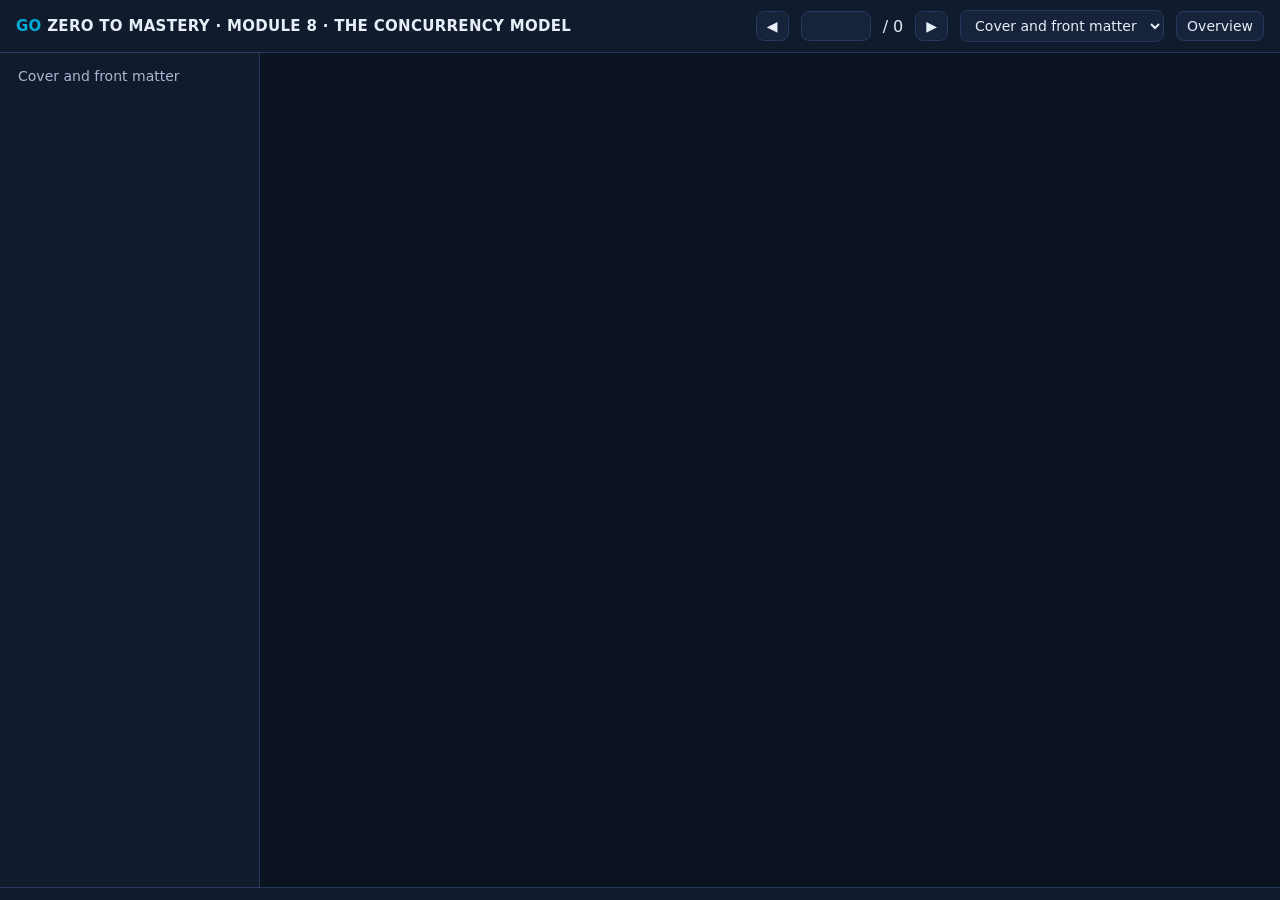
<file: go-zero-to-mastery/module-08-concurrency/tools/viewer.html>
<!doctype html>
<html lang="en">
<head>
<meta charset="utf-8">
<meta name="viewport" content="width=device-width, initial-scale=1">
<title>Go Concurrency: Module 8</title>
<style>
  :root {
    --bg: #0B1220; --panel: #111B2E; --panel2: #16233B; --stroke: #26385C;
    --text: #E7EEF8; --text2: #A9B8D0; --muted: #6F819F; --go: #00ADD8;
  }
  * { box-sizing: border-box; }
  html, body { margin: 0; height: 100%; background: var(--bg); color: var(--text);
    font-family: Inter, system-ui, -apple-system, "Segoe UI", sans-serif; }
  body { display: flex; flex-direction: column; }
  header { display: flex; align-items: center; gap: 12px; padding: 10px 16px;
    border-bottom: 1px solid var(--stroke); background: var(--panel); flex-wrap: wrap; }
  header h1 { font-size: 15px; margin: 0; font-weight: 700; letter-spacing: .02em; }
  header h1 span { color: var(--go); }
  .spacer { flex: 1; }
  button, select, input { background: var(--panel2); color: var(--text); border: 1px solid var(--stroke);
    border-radius: 8px; padding: 6px 10px; font: inherit; font-size: 14px; }
  button { cursor: pointer; }
  button:hover { border-color: var(--go); }
  input[type=number] { width: 70px; }
  main { flex: 1; display: flex; min-height: 0; }
  nav { width: 260px; overflow-y: auto; border-right: 1px solid var(--stroke); padding: 8px; background: var(--panel); }
  nav a { display: block; padding: 7px 10px; border-radius: 8px; color: var(--text2); text-decoration: none; font-size: 14px; }
  nav a b { color: var(--go); margin-right: 6px; }
  nav a:hover, nav a.on { background: var(--panel2); color: var(--text); }
  #stage { flex: 1; display: flex; align-items: center; justify-content: center; padding: 12px; min-width: 0; }
  #stage img { max-width: 100%; max-height: 100%; border-radius: 10px; box-shadow: 0 8px 30px rgba(0,0,0,.5); background: var(--panel); }
  #grid { display: none; flex: 1; overflow-y: auto; padding: 16px;
    grid-template-columns: repeat(auto-fill, minmax(220px, 1fr)); gap: 14px; align-content: start; }
  #grid figure { margin: 0; cursor: pointer; }
  #grid img { width: 100%; border-radius: 6px; border: 1px solid var(--stroke); display: block; }
  #grid figcaption { font-size: 12px; color: var(--muted); padding-top: 4px; }
  body.grid #grid { display: grid; }
  body.grid #stage { display: none; }
  #title { color: var(--text2); font-size: 13px; }
  @media (max-width: 760px) {
    nav { display: none; }
    header { gap: 8px; }
  }
</style>
</head>
<body>
<header>
  <h1><span>GO</span> ZERO TO MASTERY · MODULE 8 · THE CONCURRENCY MODEL</h1>
  <div class="spacer"></div>
  <button id="prev" title="Previous (←)">◀</button>
  <input id="num" type="number" min="1" aria-label="Page number">
  <span id="count"></span>
  <button id="next" title="Next (→)">▶</button>
  <select id="chap" aria-label="Chapter"></select>
  <button id="mode" title="Toggle overview (g)">Overview</button>
</header>
<main>
  <nav id="toc"></nav>
  <div id="stage"><img id="page" alt=""></div>
  <div id="grid"></div>
</main>
<div style="padding:6px 16px;border-top:1px solid var(--stroke);background:var(--panel)"><span id="title"></span></div>
<script>
const PAGES = /*PAGES*/[];
const CHAPTERS = /*CHAPTERS*/[];
let i = 0;
const $ = id => document.getElementById(id);

function chapterOf(n) {
  let c = null;
  for (const ch of CHAPTERS) if (ch.page <= n) c = ch;
  return c;
}
function show(k) {
  i = Math.max(0, Math.min(PAGES.length - 1, k));
  const p = PAGES[i];
  $("page").src = p.src;
  $("page").alt = p.title;
  $("num").value = i + 1;
  $("title").textContent = `p. ${i + 1} · ${p.title}`;
  const c = chapterOf(i + 1);
  document.querySelectorAll("nav a").forEach(a => a.classList.toggle("on", c && a.dataset.page == c.page));
  if (c) $("chap").value = c.page;
  try { history.replaceState(null, "", "#" + (i + 1)); } catch (e) {}
  if (i + 1 < PAGES.length) { const pre = new Image(); pre.src = PAGES[i + 1].src; }
}
function init() {
  $("count").textContent = "/ " + PAGES.length;
  $("num").max = PAGES.length;
  const front = {num: "", page: 1, name: "Cover and front matter"};
  for (const c of [front, ...CHAPTERS]) {
    const a = document.createElement("a");
    a.href = "#" + c.page;
    a.dataset.page = c.page;
    a.innerHTML = (c.num ? `<b>${c.num}</b>` : "") + c.name;
    a.onclick = e => { e.preventDefault(); document.body.classList.remove("grid"); show(c.page - 1); };
    $("toc").appendChild(a);
    const o = document.createElement("option");
    o.value = c.page; o.textContent = (c.num ? c.num + "  " : "") + c.name;
    $("chap").appendChild(o);
  }
  PAGES.forEach((p, k) => {
    const f = document.createElement("figure");
    f.innerHTML = `<img loading="lazy" src="${p.src}" alt=""><figcaption>${k + 1} · ${p.title}</figcaption>`;
    f.onclick = () => { document.body.classList.remove("grid"); show(k); };
    $("grid").appendChild(f);
  });
  $("prev").onclick = () => show(i - 1);
  $("next").onclick = () => show(i + 1);
  $("num").onchange = () => show(parseInt($("num").value, 10) - 1);
  $("chap").onchange = () => show(parseInt($("chap").value, 10) - 1);
  $("mode").onclick = () => document.body.classList.toggle("grid");
  $("page").onclick = e => { const r = e.target.getBoundingClientRect(); show(e.clientX - r.left < r.width / 3 ? i - 1 : i + 1); };
  document.addEventListener("keydown", e => {
    if (e.target.tagName === "INPUT") return;
    if (e.key === "ArrowRight" || e.key === "PageDown" || e.key === " ") { e.preventDefault(); show(i + 1); }
    if (e.key === "ArrowLeft" || e.key === "PageUp") { e.preventDefault(); show(i - 1); }
    if (e.key === "Home") show(0);
    if (e.key === "End") show(PAGES.length - 1);
    if (e.key === "g") document.body.classList.toggle("grid");
  });
  const h = parseInt(location.hash.slice(1), 10);
  show(isNaN(h) ? 0 : h - 1);
}
init();
</script>
</body>
</html>
</file>
<file: common/anim-kit.css>
:root { color-scheme: dark; }

* { box-sizing: border-box; }

body {
  margin: 0;
  background: #070b17;
  color: #eef3ff;
  font-family: Inter, "Segoe UI", system-ui, -apple-system, Helvetica, Arial, sans-serif;
}

.kit { max-width: 1280px; margin: 0 auto; padding: 16px; }

.stage-wrap { width: 100%; }

.stage {
  display: block;
  width: 100%;
  height: auto;
  border-radius: 14px;
  background: #0a0f1f;
  box-shadow: 0 20px 60px rgba(0, 0, 0, 0.45);
}

.ctrl {
  display: flex;
  flex-wrap: wrap;
  gap: 10px;
  align-items: center;
  margin: 14px 0 10px;
}

.ctrl button,
.ctrl select {
  background: #1b2a52;
  color: #eef3ff;
  border: 1px solid #2b3b66;
  border-radius: 10px;
  padding: 9px 14px;
  font: 600 15px Inter, "Segoe UI", system-ui, sans-serif;
  cursor: pointer;
}

.ctrl button:hover,
.ctrl select:hover { filter: brightness(1.15); }

.ctrl button:focus-visible,
.ctrl select:focus-visible,
.chapters button:focus-visible { outline: 2px solid #b38cff; outline-offset: 2px; }

.ctrl button.play { min-width: 112px; background: #4fa3ff; color: #06101f; border-color: #4fa3ff; font-weight: 700; }

.scrub { flex: 1 1 260px; accent-color: #b38cff; }

.time {
  font: 600 15px ui-monospace, Menlo, Consolas, monospace;
  color: #a3b1d6;
  min-width: 128px;
  text-align: right;
}

.chapters { display: flex; flex-wrap: wrap; gap: 8px; margin: 6px 0 16px; }

.chapters button {
  background: transparent;
  color: #a3b1d6;
  border: 1px solid #2b3b66;
  border-radius: 999px;
  padding: 6px 12px;
  font: 500 14px Inter, "Segoe UI", system-ui, sans-serif;
  cursor: pointer;
}

.chapters button.on { background: #b38cff; color: #0a0f1f; border-color: #b38cff; font-weight: 700; }

.notes {
  background: #111a33;
  border: 1px solid #2b3b66;
  border-radius: 14px;
  padding: 18px 22px 20px;
  line-height: 1.6;
}

.notes h2 { margin: 0 0 8px; font-size: 20px; }
.notes p { margin: 8px 0; color: #c9d3ef; font-size: 16px; }
.notes ul { margin: 8px 0; padding-left: 22px; color: #c9d3ef; font-size: 16px; }
.notes li { margin: 4px 0; }
.notes code { font-family: ui-monospace, Menlo, Consolas, monospace; font-size: 14px; }
.notes pre {
  background: #0a0f1f;
  border: 1px solid #2b3b66;
  padding: 12px 14px;
  border-radius: 10px;
  overflow-x: auto;
  font: 14px/1.5 ui-monospace, Menlo, Consolas, monospace;
  color: #eef3ff;
}

/* Recording / presentation mode: canvas only, edge to edge. */
.kit.video { max-width: none; padding: 0; }
.kit.video .ctrl,
.kit.video .chapters,
.kit.video .notes { display: none; }
.kit.video .stage { border-radius: 0; box-shadow: none; }

@media (max-width: 720px) {
  .time { min-width: 0; }
  .ctrl button { padding: 8px 10px; font-size: 14px; }
}
</file>
